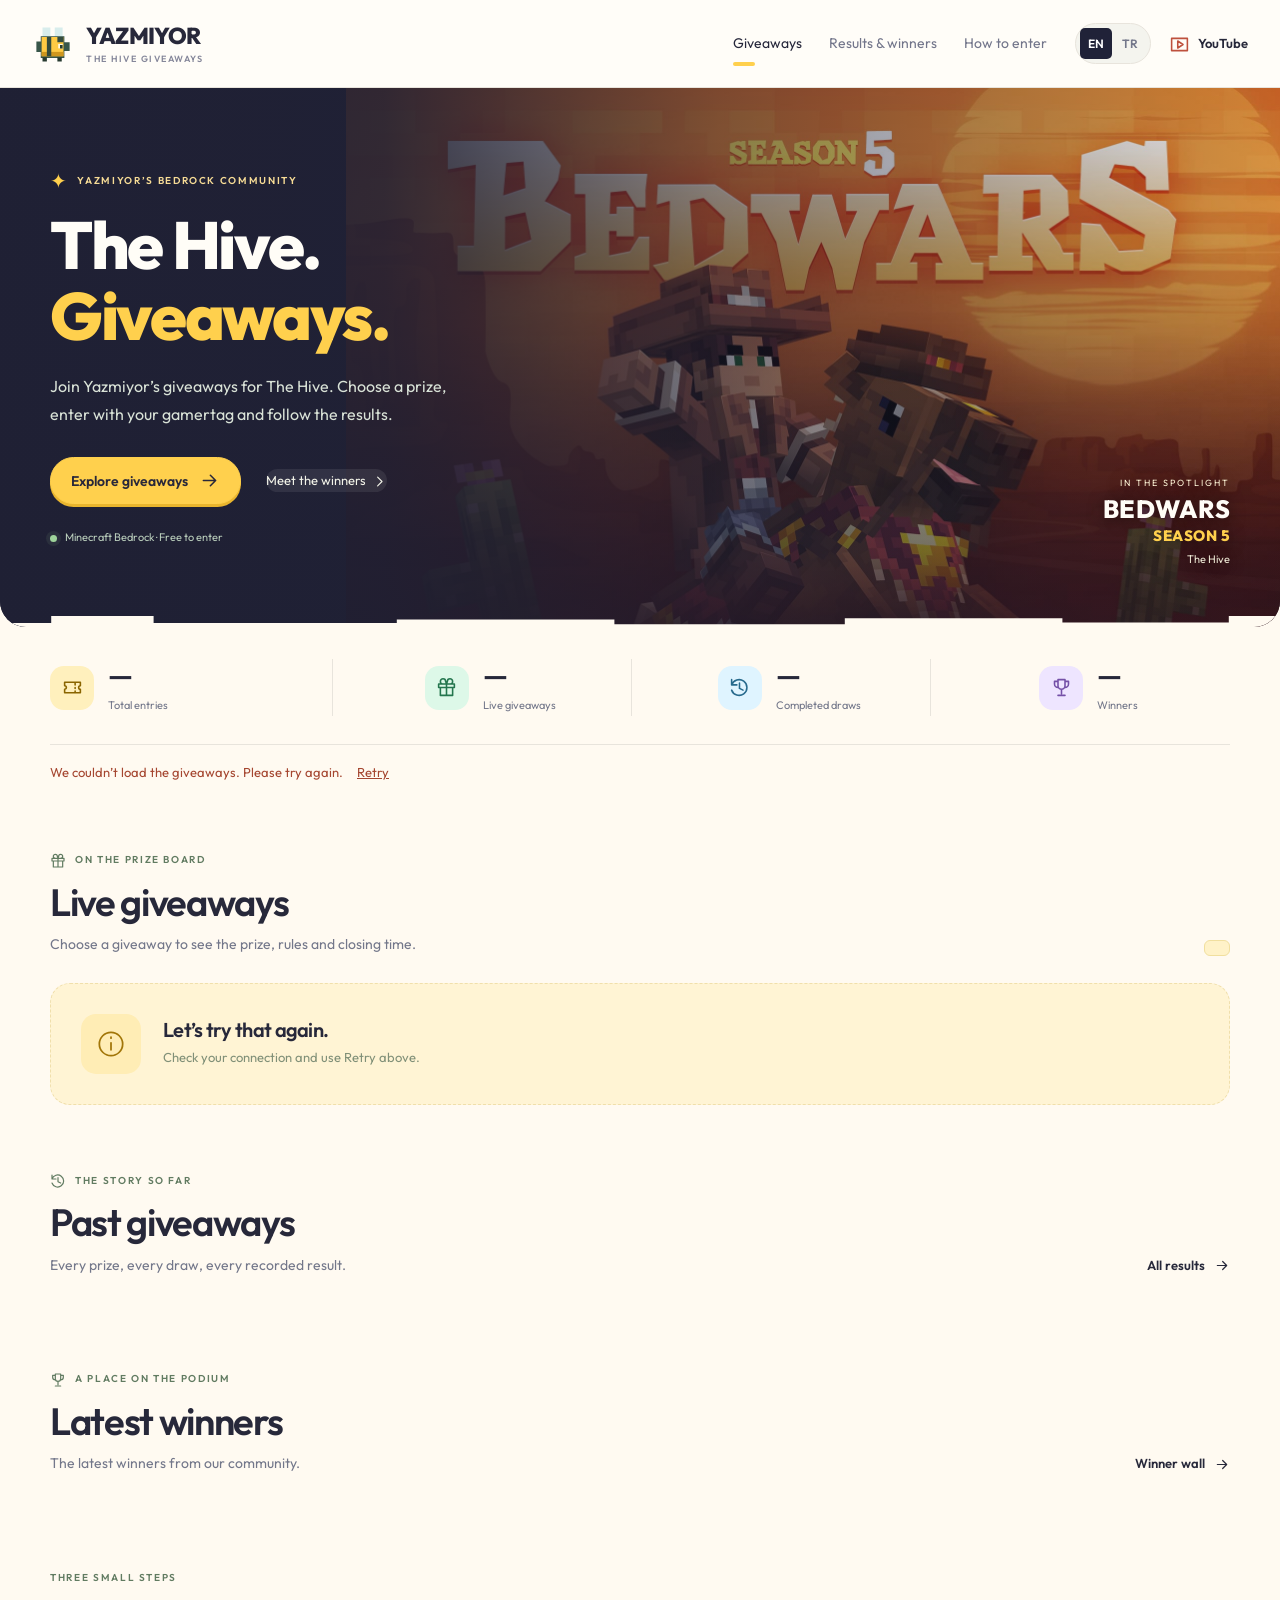
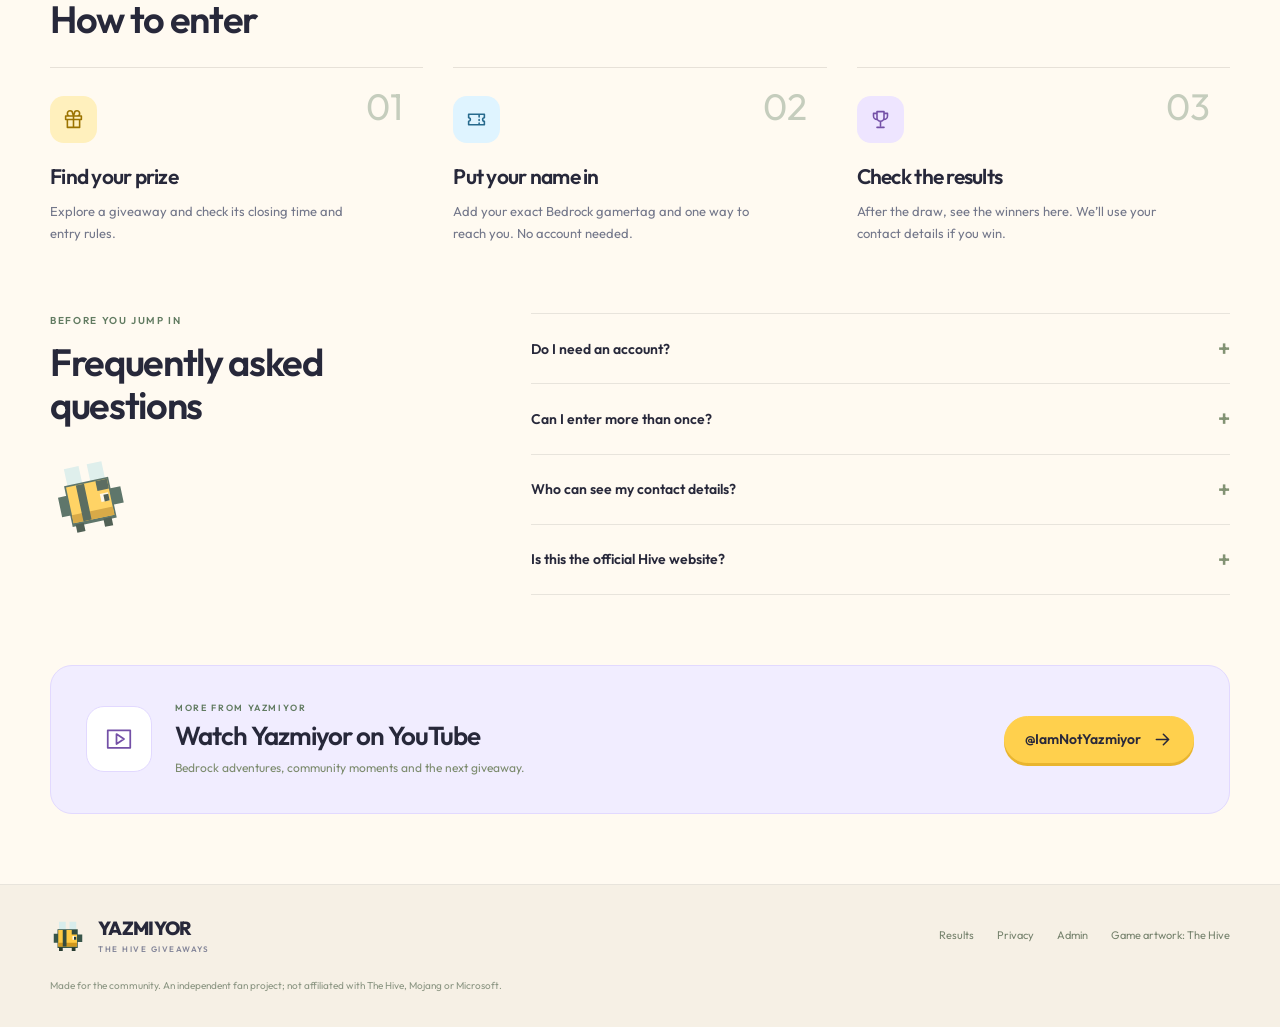
<file: index.html>
<!doctype html>
<html lang="en"><head><meta charset="utf-8"><meta name="viewport" content="width=device-width,initial-scale=1"><meta name="theme-color" content="#25253a"><meta name="description" content="Yazmiyor's community giveaways for The Hive on Minecraft Bedrock. Discover live prizes, enter once and follow the results."><title>The Hive Giveaways · Yazmiyor</title><link rel="icon" href="bee.svg" type="image/svg+xml"><link rel="stylesheet" href="style.css?v=31"><link rel="preload" as="image" href="bedwars-season5.jpg"></head>
<body data-page="home">
<a class="skip-link" href="#main" data-en="Skip to content" data-tr="İçeriğe geç">Skip to content</a>
<header class="site-header"><div class="header-inner"><a class="brand" href="./" aria-label="Yazmiyor giveaways home"><img src="bee.svg" alt="" width="42" height="42"><span>YAZMIYOR<small data-en="THE HIVE GIVEAWAYS" data-tr="THE HIVE ÇEKİLİŞLERİ">THE HIVE GIVEAWAYS</small></span></a><nav id="mainNav" aria-label="Main navigation"><a class="selected" href="#giveaways" data-en="Giveaways" data-tr="Çekilişler">Giveaways</a><a href="results.html" data-en="Results & winners" data-tr="Sonuçlar ve kazananlar">Results & winners</a><a href="#how" data-en="How to enter" data-tr="Nasıl katılırım?">How to enter</a></nav><div class="header-actions"><div class="language" aria-label="Language"><button data-language="en" aria-pressed="true">EN</button><button data-language="tr" aria-pressed="false">TR</button></div><a class="channel-button" href="https://www.youtube.com/@IamNotYazmiyor" target="_blank" rel="noopener" aria-label="IamNotYazmiyor on YouTube"><span data-icon="youtube"></span><span>YouTube</span></a><button class="menu-toggle icon-button" data-menu-toggle aria-controls="mainNav" aria-expanded="false" aria-label="Menu"><span data-icon="menu"></span></button></div></div></header>
<main id="main">
<section class="hero"><img class="hero-scene" src="bedwars-season5.jpg" alt="The Hive BedWars Season 5 Wild West game scene" width="2000" height="1125" fetchpriority="high"><div class="hero-shade"></div><div class="hero-content container"><div class="eyebrow light"><span class="tiny-bee" aria-hidden="true">✦</span><span data-en="YAZMIYOR’S BEDROCK COMMUNITY" data-tr="YAZMIYOR BEDROCK TOPLULUĞU">YAZMIYOR’S BEDROCK COMMUNITY</span></div><h1>The Hive.<br><span data-en="Giveaways." data-tr="Çekilişleri.">Giveaways.</span></h1><p data-en="Join Yazmiyor’s giveaways for The Hive. Choose a prize, enter with your gamertag and follow the results." data-tr="Yazmiyor’un The Hive çekilişlerine katıl. Ödülünü seç, oyuncu adını yaz ve sonuçları takip et.">Join Yazmiyor’s giveaways for The Hive. Choose a prize, enter with your gamertag and follow the results.</p><div class="hero-actions"><a class="button primary" href="#giveaways"><span data-en="Explore giveaways" data-tr="Çekilişleri keşfet">Explore giveaways</span><span data-icon="arrow"></span></a><a class="hero-secondary" href="results.html"><span data-en="Meet the winners" data-tr="Kazananlara göz at">Meet the winners</span><span data-icon="chevron"></span></a></div><div class="hero-note"><span class="live-dot"></span><span data-en="Minecraft Bedrock · Free to enter" data-tr="Minecraft Bedrock · Ücretsiz katılım">Minecraft Bedrock · Free to enter</span></div></div><div class="scene-caption"><span data-en="IN THE SPOTLIGHT" data-tr="SAHNEDE">IN THE SPOTLIGHT</span><b>BEDWARS <i>SEASON 5</i></b><small>The Hive</small></div><div class="hero-bottom"></div></section>
<div class="container"><section class="community-stats" aria-label="Community statistics"><div><span class="stat-symbol gold" data-icon="ticket"></span><div><strong id="statEntries">—</strong><small data-en="Total entries" data-tr="Toplam katılım">Total entries</small></div></div><div><span class="stat-symbol green" data-icon="gift"></span><div><strong id="statLive">—</strong><small data-en="Live giveaways" data-tr="Aktif çekiliş">Live giveaways</small></div></div><div><span class="stat-symbol blue" data-icon="history"></span><div><strong id="statCompleted">—</strong><small data-en="Completed draws" data-tr="Tamamlanan çekiliş">Completed draws</small></div></div><div><span class="stat-symbol purple" data-icon="trophy"></span><div><strong id="statWinners">—</strong><small data-en="Winners" data-tr="Kazanan oyuncu">Winners</small></div></div></section>
<div id="loadNotice" class="load-notice" role="status"></div>
<section id="giveaways" class="section"><div class="section-heading"><div><div class="eyebrow"><span data-icon="gift"></span><span data-en="ON THE PRIZE BOARD" data-tr="ÖDÜL PANOSUNDA">ON THE PRIZE BOARD</span></div><h2 data-en="Live giveaways" data-tr="Aktif çekilişler">Live giveaways</h2><p data-en="Choose a giveaway to see the prize, rules and closing time." data-tr="Ödülünü, şartlarını ve bitiş zamanını görmek için bir çekiliş seç.">Choose a giveaway to see the prize, rules and closing time.</p></div><span id="liveCount" class="soft-label"></span></div><div id="featuredWrap" class="skeleton large" aria-busy="true"></div><div id="cards" class="card-grid"></div></section>
<section id="past" class="section"><div class="section-heading"><div><div class="eyebrow"><span data-icon="history"></span><span data-en="THE STORY SO FAR" data-tr="BUGÜNE KADAR">THE STORY SO FAR</span></div><h2 data-en="Past giveaways" data-tr="Geçmiş çekilişler">Past giveaways</h2><p data-en="Every prize, every draw, every recorded result." data-tr="Her ödül, her çekiliş ve kayıtlı sonuçları.">Every prize, every draw, every recorded result.</p></div><a class="text-link" href="results.html"><span data-en="All results" data-tr="Tüm sonuçlar">All results</span><span data-icon="arrow"></span></a></div><div id="pastCards" class="card-grid"></div></section>
<section id="winners" class="section"><div class="section-heading"><div><div class="eyebrow"><span data-icon="trophy"></span><span data-en="A PLACE ON THE PODIUM" data-tr="PODYUMDA BİR YER">A PLACE ON THE PODIUM</span></div><h2 data-en="Latest winners" data-tr="Son kazananlar">Latest winners</h2><p data-en="The latest winners from our community." data-tr="Topluluğumuzun son kazananları.">The latest winners from our community.</p></div><a class="text-link" href="results.html#winners"><span data-en="Winner wall" data-tr="Kazananlar panosu">Winner wall</span><span data-icon="arrow"></span></a></div><div id="winnerWall" class="winner-grid"></div></section>
<section id="prizeHistory" class="section hidden"><div class="section-heading"><div><div class="eyebrow" data-en="FROM OUR PRIZE CHEST" data-tr="ÖDÜL SANDIĞIMIZDAN">FROM OUR PRIZE CHEST</div><h2 data-en="Previously won" data-tr="Önceki ödüller">Previously won</h2></div></div><div id="prizeHistoryCards" class="prize-history"></div></section>
<section id="how" class="section how-section"><div class="section-heading"><div><div class="eyebrow" data-en="THREE SMALL STEPS" data-tr="ÜÇ KÜÇÜK ADIM">THREE SMALL STEPS</div><h2 data-en="How to enter" data-tr="Nasıl katılırım?">How to enter</h2></div></div><div class="steps"><article><span class="step-number">01</span><span class="step-icon" data-icon="gift"></span><h3 data-en="Find your prize" data-tr="Ödülünü seç">Find your prize</h3><p data-en="Explore a giveaway and check its closing time and entry rules." data-tr="Çekilişe göz at; bitiş zamanını ve katılım şartlarını kontrol et.">Explore a giveaway and check its closing time and entry rules.</p></article><article><span class="step-number">02</span><span class="step-icon" data-icon="ticket"></span><h3 data-en="Put your name in" data-tr="Adını listeye yazdır">Put your name in</h3><p data-en="Add your exact Bedrock gamertag and one way to reach you. No account needed." data-tr="Bedrock oyuncu adını ve sana ulaşabileceğimiz bir iletişim bilgisi bırak. Hesap açman gerekmez.">Add your exact Bedrock gamertag and one way to reach you. No account needed.</p></article><article><span class="step-number">03</span><span class="step-icon" data-icon="trophy"></span><h3 data-en="Check the results" data-tr="Sonucu takip et">Check the results</h3><p data-en="After the draw, see the winners here. We’ll use your contact details if you win." data-tr="Çekilişten sonra kazananları burada gör. Kazanırsan bıraktığın bilgiyle sana ulaşırız.">After the draw, see the winners here. We’ll use your contact details if you win.</p></article></div></section>
<section class="faq section"><div><div class="eyebrow" data-en="BEFORE YOU JUMP IN" data-tr="KATILMADAN ÖNCE">BEFORE YOU JUMP IN</div><h2 data-en="Frequently asked questions" data-tr="Sık sorulan sorular">Frequently asked questions</h2><img src="bee.svg" alt="" width="80" height="80" loading="lazy"></div><div class="faq-list"><details><summary data-en="Do I need an account?" data-tr="Hesap açmam gerekiyor mu?">Do I need an account?</summary><p data-en="No. Enter with your Bedrock gamertag and one contact method. There is no CAPTCHA or email verification." data-tr="Hayır. Bedrock oyuncu adın ve bir iletişim bilgisi yeterli. CAPTCHA veya e-posta doğrulaması yok.">No. Enter with your Bedrock gamertag and one contact method. There is no CAPTCHA or email verification.</p></details><details><summary data-en="Can I enter more than once?" data-tr="Birden fazla katılabilir miyim?">Can I enter more than once?</summary><p data-en="One entry per gamertag and browser device ID for each giveaway. Changing browsers or clearing storage can change the device ID; it does not prove a person’s identity. Duplicate or false entries may be disqualified." data-tr="Her çekilişte oyuncu adı ve tarayıcı cihaz kimliği başına tek katılım. Tarayıcı değiştirmek veya depolamayı temizlemek cihaz kimliğini değiştirebilir; bu yöntem kişinin kimliğini doğrulamaz. Mükerrer veya sahte katılımlar elenebilir.">One entry per gamertag and browser device ID for each giveaway. Changing browsers or clearing storage can change the device ID; it does not prove a person’s identity. Duplicate or false entries may be disqualified.</p></details><details><summary data-en="Who can see my contact details?" data-tr="İletişim bilgilerimi kim görebilir?">Who can see my contact details?</summary><p data-en="Only authorized admins. Public results show winning gamertags, the prize and draw details. We don’t verify ownership of the contact account, so double-check your details." data-tr="Yalnızca yetkili yöneticiler. Herkese açık sonuçlarda kazanan oyun adları, ödül ve çekiliş bilgileri görünür. İletişim hesabının sahipliğini doğrulamadığımız için bilgilerini dikkatle kontrol et.">Only authorized admins. Public results show winning gamertags, the prize and draw details. We don’t verify ownership of the contact account, so double-check your details.</p></details><details><summary data-en="Is this the official Hive website?" data-tr="Burası The Hive’ın resmî sitesi mi?">Is this the official Hive website?</summary><p data-en="This is an independent community project by Yazmiyor. It is not affiliated with or endorsed by The Hive, Mojang or Microsoft." data-tr="Burası Yazmiyor’un bağımsız topluluk projesidir. The Hive, Mojang veya Microsoft ile bağlantılı değildir ve onlar tarafından desteklenmez.">This is an independent community project by Yazmiyor. It is not affiliated with or endorsed by The Hive, Mojang or Microsoft.</p></details></div></section>
<section class="channel-banner"><div class="channel-icon" data-icon="youtube"></div><div><div class="eyebrow" data-en="MORE FROM YAZMIYOR" data-tr="YAZMIYOR’DAN DAHA FAZLASI">MORE FROM YAZMIYOR</div><h2 data-en="Watch Yazmiyor on YouTube" data-tr="Yazmiyor’u YouTube’da izle">Watch Yazmiyor on YouTube</h2><p data-en="Bedrock adventures, community moments and the next giveaway." data-tr="Bedrock maceraları, topluluk anları ve sıradaki çekiliş.">Bedrock adventures, community moments and the next giveaway.</p></div><a class="button primary" href="https://www.youtube.com/@IamNotYazmiyor" target="_blank" rel="noopener">@IamNotYazmiyor <span data-icon="arrow"></span></a></section>
</div></main>
<footer class="site-footer"><div class="container"><a class="brand" href="./"><img src="bee.svg" alt="" width="36" height="36"><span>YAZMIYOR<small>THE HIVE GIVEAWAYS</small></span></a><div class="footer-links"><a href="results.html" data-en="Results" data-tr="Sonuçlar">Results</a><button data-privacy data-en="Privacy" data-tr="Gizlilik">Privacy</button><a href="admin.html" data-en="Admin" data-tr="Yönetim">Admin</a><a href="https://playhive.com/2026/09/04/bedwars-season-5/" target="_blank" rel="noopener" data-en="Game artwork: The Hive" data-tr="Oyun görselleri: The Hive">Game artwork: The Hive</a></div><p data-en="Made for the community. An independent fan project; not affiliated with The Hive, Mojang or Microsoft." data-tr="Topluluk için hazırlandı. The Hive, Mojang veya Microsoft ile bağlantısı olmayan bağımsız hayran projesi.">Made for the community. An independent fan project; not affiliated with The Hive, Mojang or Microsoft.</p></div></footer>
<dialog id="entryDialog" class="dialog"><button class="dialog-close icon-button" data-close aria-label="Close"><span data-icon="close"></span></button><div id="entryContent"></div></dialog><dialog id="infoDialog" class="dialog"><button class="dialog-close icon-button" data-close aria-label="Close"><span data-icon="close"></span></button><div id="infoContent"></div></dialog><div id="toast" role="status" aria-live="polite"></div><noscript><p class="container">Enable JavaScript to load giveaways and submit entries.</p></noscript><script type="module" src="app.js?v=31"></script>
</body></html>
</file>
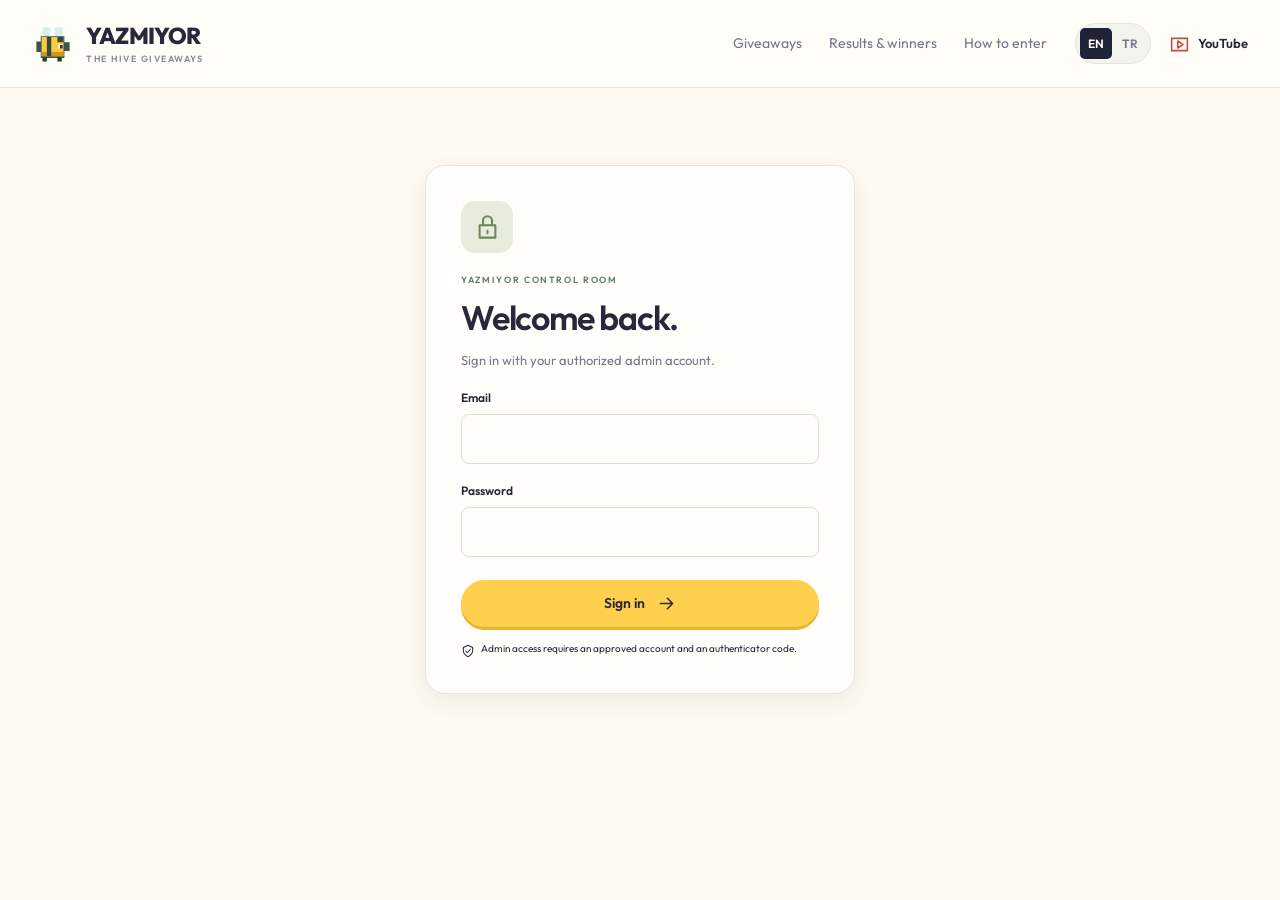
<file: admin-dashboard.html>
<!doctype html><html lang="en"><head><meta charset="utf-8"><meta name="viewport" content="width=device-width,initial-scale=1"><meta http-equiv="refresh" content="0;url=admin.html"><title>Yazmiyor Admin</title><script>location.replace("admin.html");</script></head><body>Opening admin…</body></html>
</file>
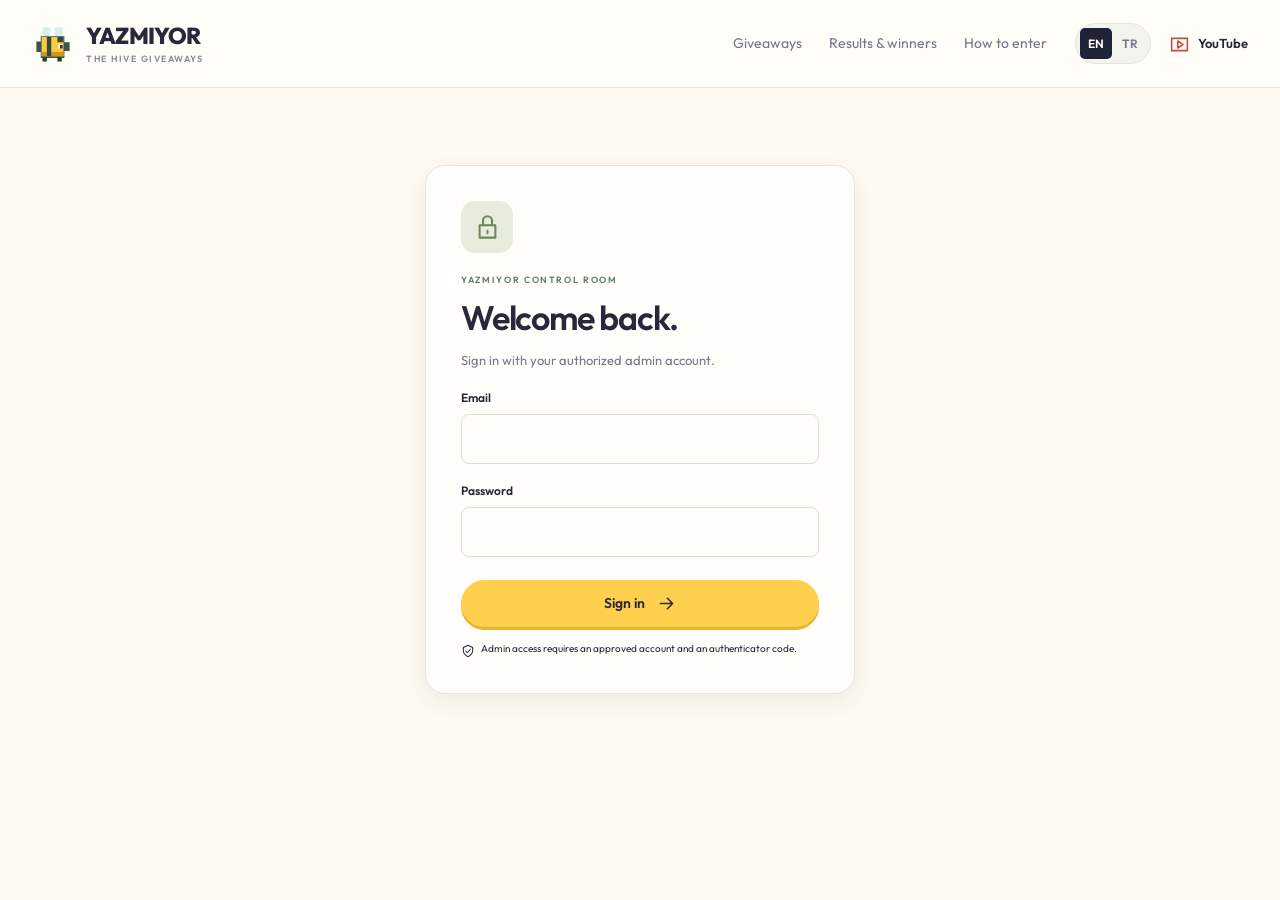
<file: admin.html>
<!doctype html>
<html lang="en"><head><meta charset="utf-8"><meta name="viewport" content="width=device-width,initial-scale=1"><meta name="theme-color" content="#25253a"><meta name="description" content="Yazmiyor's community giveaways for The Hive on Minecraft Bedrock. Discover live prizes, enter once and follow the results."><title>Admin · Yazmiyor</title><link rel="icon" href="bee.svg" type="image/svg+xml"><link rel="stylesheet" href="style.css?v=31"><link rel="stylesheet" href="admin.css?v=31"><meta name="robots" content="noindex,nofollow"></head>
<body data-page="admin"><a class="skip-link" href="#main" data-en="Skip to content" data-tr="İçeriğe geç">Skip to content</a>
<header class="site-header"><div class="header-inner"><a class="brand" href="./" aria-label="Yazmiyor giveaways home"><img src="bee.svg" alt="" width="42" height="42"><span>YAZMIYOR<small data-en="THE HIVE GIVEAWAYS" data-tr="THE HIVE ÇEKİLİŞLERİ">THE HIVE GIVEAWAYS</small></span></a><nav id="mainNav" aria-label="Main navigation"><a href="./#giveaways" data-en="Giveaways" data-tr="Çekilişler">Giveaways</a><a href="results.html" data-en="Results & winners" data-tr="Sonuçlar ve kazananlar">Results & winners</a><a href="./#how" data-en="How to enter" data-tr="Nasıl katılırım?">How to enter</a></nav><div class="header-actions"><div class="language" aria-label="Language"><button data-language="en" aria-pressed="true">EN</button><button data-language="tr" aria-pressed="false">TR</button></div><a class="channel-button" href="https://www.youtube.com/@IamNotYazmiyor" target="_blank" rel="noopener" aria-label="IamNotYazmiyor on YouTube"><span data-icon="youtube"></span><span>YouTube</span></a><button class="menu-toggle icon-button" data-menu-toggle aria-controls="mainNav" aria-expanded="false" aria-label="Menu"><span data-icon="menu"></span></button></div></div></header>
<main id="main" class="container admin-container"><section id="loginSection" class="auth-card"><div class="auth-symbol" data-icon="lock"></div><div class="eyebrow" data-en="YAZMIYOR CONTROL ROOM" data-tr="YAZMIYOR KONTROL ODASI">YAZMIYOR CONTROL ROOM</div><h1 data-en="Welcome back." data-tr="Tekrar hoş geldin.">Welcome back.</h1><p class="muted" data-en="Sign in with your authorized admin account." data-tr="Yetkili yönetici hesabınla giriş yap.">Sign in with your authorized admin account.</p><form id="loginForm"><div class="field"><label for="email" data-en="Email" data-tr="E-posta">Email</label><input id="email" type="email" required autocomplete="username"></div><div class="field"><label for="password" data-en="Password" data-tr="Şifre">Password</label><input id="password" type="password" required autocomplete="current-password"></div><button class="button primary full" type="submit"><span data-en="Sign in" data-tr="Giriş yap">Sign in</span><span data-icon="arrow"></span></button></form><p id="authMessage" class="form-message" role="alert"></p><p class="form-note"><span data-icon="shield"></span><span data-en="Admin access requires an approved account and an authenticator code." data-tr="Yönetim erişimi için yetkili hesap ve doğrulayıcı uygulama kodu gerekir.">Admin access requires an approved account and an authenticator code.</span></p></section>
<section id="mfaSection" class="auth-card hidden"><div class="auth-symbol" data-icon="shield"></div><div class="eyebrow" data-en="ONE MORE CHECK" data-tr="SON BİR KONTROL">ONE MORE CHECK</div><h1 data-en="Secure your session." data-tr="Oturumunu doğrula.">Secure your session.</h1><p id="mfaHint" class="muted"></p><div id="mfaSetup" class="hidden"><button id="enrollBtn" class="button primary full" data-en="Set up authenticator" data-tr="Doğrulayıcı uygulamayı kur">Set up authenticator</button><div id="mfaQR" class="mfa-qr hidden"></div></div><form id="mfaForm"><div class="field"><label for="mfaCode" data-en="6-digit code" data-tr="6 haneli kod">6-digit code</label><input id="mfaCode" inputmode="numeric" autocomplete="one-time-code" pattern="[0-9]{6}" minlength="6" maxlength="6" required></div><button class="button primary full" type="submit" data-en="Verify & continue" data-tr="Doğrula ve devam et">Verify & continue</button></form><p id="mfaMessage" class="form-message" role="alert"></p><button class="text-link" data-signout data-en="Sign out" data-tr="Çıkış yap">Sign out</button></section>
<section id="dashboard" class="hidden"><div class="admin-heading"><div><div class="eyebrow" data-en="BEHIND THE GIVEAWAYS" data-tr="ÇEKİLİŞLERİN PERDE ARKASI">BEHIND THE GIVEAWAYS</div><h1 data-en="Your community, your giveaways." data-tr="Senin topluluğun, senin çekilişlerin.">Your community, your giveaways.</h1><p class="muted" data-en="Create a prize, follow the entries and publish the lucky names." data-tr="Ödülünü oluştur, katılımları takip et ve şanslı isimleri yayınla.">Create a prize, follow the entries and publish the lucky names.</p></div><div class="admin-toolbar"><button id="newGiveaway" class="button primary"><span data-icon="plus"></span><span data-en="New giveaway" data-tr="Yeni çekiliş">New giveaway</span></button><button id="refreshAdmin" class="icon-button" aria-label="Refresh"><span data-icon="refresh"></span></button><button class="icon-button" data-signout aria-label="Sign out"><span data-icon="logout"></span></button></div></div><div id="adminNotice" class="form-message" role="status"></div><section id="adminStats" class="admin-stats"></section><section class="admin-panel"><div class="panel-heading"><h2 data-en="Giveaways" data-tr="Çekilişler">Giveaways</h2><span class="muted" data-en="Dates use your device’s timezone" data-tr="Tarihler cihazının saat diliminde">Dates use your device’s timezone</span></div><div id="giveawayList" class="admin-giveaways"></div></section><section class="admin-panel"><div class="panel-heading"><h2 data-en="Entries" data-tr="Katılımlar">Entries</h2><button id="exportEntries" class="button outline small"><span data-icon="download"></span><span data-en="Export CSV" data-tr="CSV indir">Export CSV</span></button></div><div class="entries-controls"><label class="field"><span data-en="Giveaway" data-tr="Çekiliş">Giveaway</span><select id="entriesGiveaway"></select></label><label class="field"><span data-en="Search gamertags" data-tr="Oyuncu adı ara">Search gamertags</span><input id="entrySearch" type="search"></label></div><div class="table-scroll"><table class="entries-table"><thead><tr><th data-en="Gamertag" data-tr="Oyuncu adı">Gamertag</th><th data-en="Contact (private)" data-tr="İletişim (gizli)">Contact (private)</th><th data-en="Status" data-tr="Durum">Status</th><th data-en="Entered" data-tr="Katılım zamanı">Entered</th><th data-en="Action" data-tr="İşlem">Action</th></tr></thead><tbody id="entriesRows"></tbody></table></div><div class="pager"><button id="entriesPrev" class="button outline small" data-en="Previous" data-tr="Önceki">Previous</button><span id="entriesPage"></span><button id="entriesNext" class="button outline small" data-en="Next" data-tr="Sonraki">Next</button></div><p class="form-note" data-en="Contact details are self-reported. They are never included in the public feed." data-tr="İletişim bilgileri katılımcı beyanıdır. Herkese açık veri akışına asla eklenmez.">Contact details are self-reported. They are never included in the public feed.</p></section><section class="admin-panel"><div class="panel-heading"><h2 data-en="Activity log" data-tr="İşlem geçmişi">Activity log</h2><span class="muted" data-en="Latest 50 changes" data-tr="Son 50 değişiklik">Latest 50 changes</span></div><div id="auditList"></div></section></section></main>
<dialog id="editorDialog" class="dialog editor-dialog"><button class="dialog-close icon-button" data-close aria-label="Close"><span data-icon="close"></span></button><div class="eyebrow" data-en="GIVEAWAY EDITOR" data-tr="ÇEKİLİŞ DÜZENLEYİCİ">GIVEAWAY EDITOR</div><h2 id="editorTitle"></h2><form id="editorForm"><input id="editId" type="hidden"><div id="editLockNotice" class="lock-notice hidden"></div><div class="form-grid"><div class="field"><label for="editTitle" data-en="Giveaway title" data-tr="Çekiliş başlığı">Giveaway title</label><input id="editTitle" required minlength="2" maxlength="120"></div><div class="field"><label for="editPrize" data-en="Prize name" data-tr="Ödül adı">Prize name</label><input id="editPrize" required maxlength="120"></div><div class="field"><label for="editSlug" data-en="Share-link name" data-tr="Paylaşım bağlantısı adı">Share-link name</label><input id="editSlug" required pattern="[a-z0-9]+(-[a-z0-9]+)*" maxlength="100"></div><div class="field"><label for="editWinnerCount" data-en="Number of winners" data-tr="Kazanan sayısı">Number of winners</label><input id="editWinnerCount" type="number" min="1" max="100" required></div><div class="field"><label for="editMaxEntries" data-en="Total entry limit" data-tr="Toplam katılım sınırı">Total entry limit</label><input id="editMaxEntries" type="number" min="0" max="1000000" value="0" required><small data-en="0 = unlimited. Each gamertag and browser may enter once." data-tr="0 = sınırsız. Her oyuncu adı ve tarayıcı bir kez katılabilir.">0 = unlimited. Each gamertag and browser may enter once.</small></div><div class="field full"><label for="editDescription" data-en="Description" data-tr="Açıklama">Description</label><textarea id="editDescription" maxlength="4000"></textarea></div><div class="field"><label for="editCategory" data-en="Category" data-tr="Kategori">Category</label><select id="editCategory"><option value="other" data-en="Tickets & more" data-tr="Biletler ve diğerleri">Tickets & more</option><option value="minecoins">Minecoins</option><option value="ranks" data-en="Ranks" data-tr="Rütbeler">Ranks</option><option value="cosmetics" data-en="Cosmetics" data-tr="Kozmetikler">Cosmetics</option></select></div><div class="field"><label for="editStatus" data-en="Status" data-tr="Durum">Status</label><select id="editStatus"><option value="draft" data-en="Draft" data-tr="Taslak">Draft</option><option value="live" data-en="Live / scheduled" data-tr="Aktif / planlandı">Live / scheduled</option><option value="ended" data-en="Entries closed" data-tr="Katılım kapalı">Entries closed</option><option value="cancelled" data-en="Cancelled" data-tr="İptal">Cancelled</option></select></div><div class="field"><label for="editStarts" data-en="Starts (local time)" data-tr="Başlangıç (yerel saat)">Starts (local time)</label><input id="editStarts" type="datetime-local" required></div><div class="field"><label for="editEnds" data-en="Closes (local time)" data-tr="Bitiş (yerel saat)">Closes (local time)</label><input id="editEnds" type="datetime-local" required></div><div class="field full"><label for="editImage" data-en="Prize image URL (optional)" data-tr="Ödül görseli bağlantısı (isteğe bağlı)">Prize image URL (optional)</label><input id="editImage" type="url" placeholder="https://…"><small data-en="HTTPS images only. Season 5 tickets use the built-in game artwork when blank." data-tr="Yalnızca HTTPS görselleri. Season 5 biletinde boş bırakırsan hazır oyun görseli kullanılır.">HTTPS images only. Season 5 tickets use the built-in game artwork when blank.</small><img id="imagePreview" class="image-preview hidden" alt="Prize image preview"><small id="imageMessage"></small></div><div class="field full"><label for="editRules" data-en="Requirements (one per line)" data-tr="Şartlar (her satıra bir tane)">Requirements (one per line)</label><textarea id="editRules" maxlength="5000"></textarea><small data-en="Social follows are declared by entrants; the site does not verify external accounts." data-tr="Sosyal hesap takibi katılımcı beyanıdır; site dış hesapları doğrulamaz.">Social follows are declared by entrants; the site does not verify external accounts.</small></div><label class="checkline"><input id="editPublished" type="checkbox"><span data-en="Show on the public website" data-tr="Herkese açık sitede göster">Show on the public website</span></label><label class="checkline"><input id="editFeatured" type="checkbox"><span data-en="Feature on the homepage" data-tr="Ana sayfada öne çıkar">Feature on the homepage</span></label></div><p id="editorMessage" class="form-message" role="alert"></p><div class="editor-actions"><button class="button outline" type="button" data-close data-en="Cancel" data-tr="Vazgeç">Cancel</button><button class="button primary" type="submit"><span data-icon="check"></span><span data-en="Save giveaway" data-tr="Çekilişi kaydet">Save giveaway</span></button></div></form></dialog>
<dialog id="actionDialog" class="dialog"><button class="dialog-close icon-button" data-close aria-label="Close"><span data-icon="close"></span></button><div id="actionContent"></div></dialog><div id="toast" role="status" aria-live="polite"></div><script src="supabase-2.118.0.js" defer></script><script type="module" src="admin.js?v=31"></script></body></html>
</file>
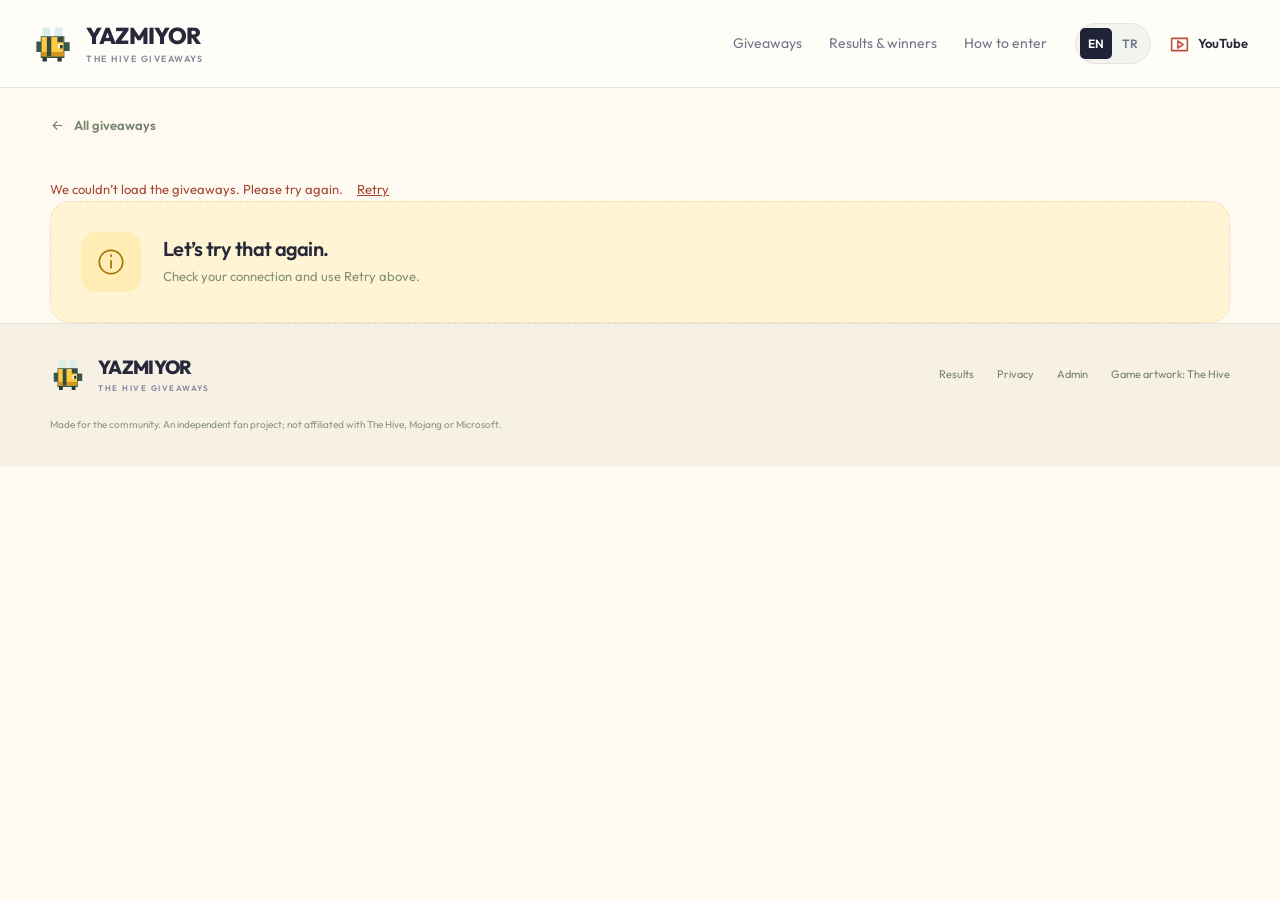
<file: giveaway.html>
<!doctype html>
<html lang="en"><head><meta charset="utf-8"><meta name="viewport" content="width=device-width,initial-scale=1"><meta name="theme-color" content="#25253a"><meta name="description" content="Yazmiyor's community giveaways for The Hive on Minecraft Bedrock. Discover live prizes, enter once and follow the results."><title>Giveaway · Yazmiyor</title><link rel="icon" href="bee.svg" type="image/svg+xml"><link rel="stylesheet" href="style.css?v=31"></head>
<body data-page="giveaway"><a class="skip-link" href="#main" data-en="Skip to content" data-tr="İçeriğe geç">Skip to content</a>
<header class="site-header"><div class="header-inner"><a class="brand" href="./" aria-label="Yazmiyor giveaways home"><img src="bee.svg" alt="" width="42" height="42"><span>YAZMIYOR<small data-en="THE HIVE GIVEAWAYS" data-tr="THE HIVE ÇEKİLİŞLERİ">THE HIVE GIVEAWAYS</small></span></a><nav id="mainNav" aria-label="Main navigation"><a href="./#giveaways" data-en="Giveaways" data-tr="Çekilişler">Giveaways</a><a href="results.html" data-en="Results & winners" data-tr="Sonuçlar ve kazananlar">Results & winners</a><a href="./#how" data-en="How to enter" data-tr="Nasıl katılırım?">How to enter</a></nav><div class="header-actions"><div class="language" aria-label="Language"><button data-language="en" aria-pressed="true">EN</button><button data-language="tr" aria-pressed="false">TR</button></div><a class="channel-button" href="https://www.youtube.com/@IamNotYazmiyor" target="_blank" rel="noopener" aria-label="IamNotYazmiyor on YouTube"><span data-icon="youtube"></span><span>YouTube</span></a><button class="menu-toggle icon-button" data-menu-toggle aria-controls="mainNav" aria-expanded="false" aria-label="Menu"><span data-icon="menu"></span></button></div></div></header>
<main id="main" class="container"><div class="breadcrumb"><a class="text-link" href="./#giveaways"><span data-icon="back"></span><span data-en="All giveaways" data-tr="Tüm çekilişler">All giveaways</span></a></div><div id="loadNotice" class="load-notice" role="status"></div><div id="detailContent" class="skeleton large bottom-space" aria-busy="true"></div></main><footer class="site-footer"><div class="container"><a class="brand" href="./"><img src="bee.svg" alt="" width="36" height="36"><span>YAZMIYOR<small>THE HIVE GIVEAWAYS</small></span></a><div class="footer-links"><a href="results.html" data-en="Results" data-tr="Sonuçlar">Results</a><button data-privacy data-en="Privacy" data-tr="Gizlilik">Privacy</button><a href="admin.html" data-en="Admin" data-tr="Yönetim">Admin</a><a href="https://playhive.com/2026/09/04/bedwars-season-5/" target="_blank" rel="noopener" data-en="Game artwork: The Hive" data-tr="Oyun görselleri: The Hive">Game artwork: The Hive</a></div><p data-en="Made for the community. An independent fan project; not affiliated with The Hive, Mojang or Microsoft." data-tr="Topluluk için hazırlandı. The Hive, Mojang veya Microsoft ile bağlantısı olmayan bağımsız hayran projesi.">Made for the community. An independent fan project; not affiliated with The Hive, Mojang or Microsoft.</p></div></footer>
<dialog id="entryDialog" class="dialog"><button class="dialog-close icon-button" data-close aria-label="Close"><span data-icon="close"></span></button><div id="entryContent"></div></dialog><dialog id="infoDialog" class="dialog"><button class="dialog-close icon-button" data-close aria-label="Close"><span data-icon="close"></span></button><div id="infoContent"></div></dialog><div id="toast" role="status" aria-live="polite"></div><script type="module" src="app.js?v=31"></script></body></html>
</file>
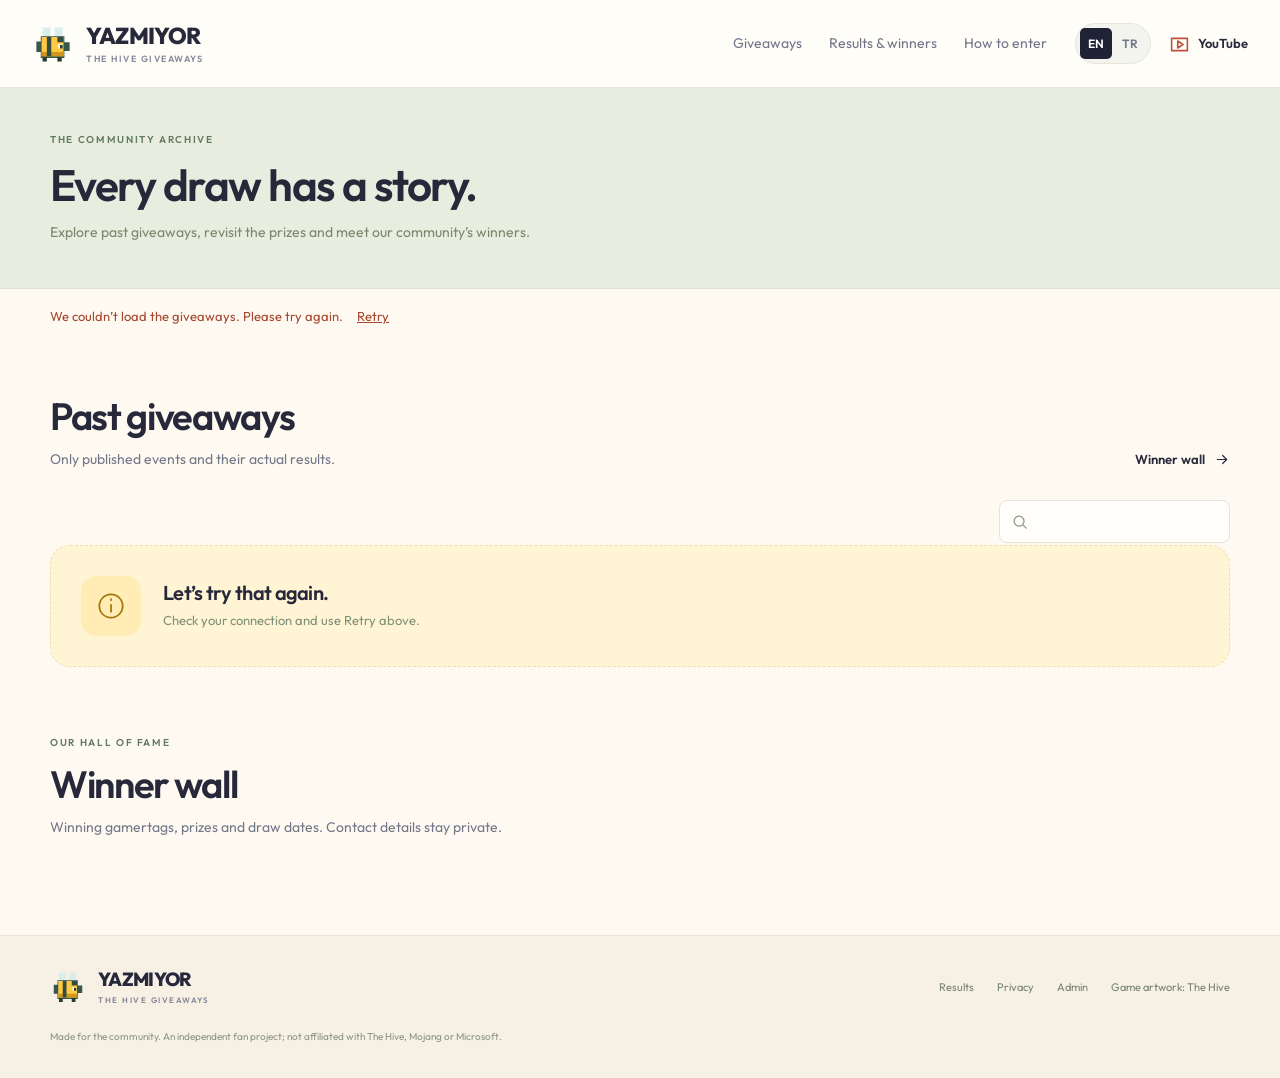
<file: results.html>
<!doctype html>
<html lang="en"><head><meta charset="utf-8"><meta name="viewport" content="width=device-width,initial-scale=1"><meta name="theme-color" content="#25253a"><meta name="description" content="Yazmiyor's community giveaways for The Hive on Minecraft Bedrock. Discover live prizes, enter once and follow the results."><title>Results & winners · Yazmiyor</title><link rel="icon" href="bee.svg" type="image/svg+xml"><link rel="stylesheet" href="style.css?v=31"></head>
<body data-page="results"><a class="skip-link" href="#main" data-en="Skip to content" data-tr="İçeriğe geç">Skip to content</a>
<header class="site-header"><div class="header-inner"><a class="brand" href="./" aria-label="Yazmiyor giveaways home"><img src="bee.svg" alt="" width="42" height="42"><span>YAZMIYOR<small data-en="THE HIVE GIVEAWAYS" data-tr="THE HIVE ÇEKİLİŞLERİ">THE HIVE GIVEAWAYS</small></span></a><nav id="mainNav" aria-label="Main navigation"><a href="./#giveaways" data-en="Giveaways" data-tr="Çekilişler">Giveaways</a><a href="results.html" data-en="Results & winners" data-tr="Sonuçlar ve kazananlar">Results & winners</a><a href="./#how" data-en="How to enter" data-tr="Nasıl katılırım?">How to enter</a></nav><div class="header-actions"><div class="language" aria-label="Language"><button data-language="en" aria-pressed="true">EN</button><button data-language="tr" aria-pressed="false">TR</button></div><a class="channel-button" href="https://www.youtube.com/@IamNotYazmiyor" target="_blank" rel="noopener" aria-label="IamNotYazmiyor on YouTube"><span data-icon="youtube"></span><span>YouTube</span></a><button class="menu-toggle icon-button" data-menu-toggle aria-controls="mainNav" aria-expanded="false" aria-label="Menu"><span data-icon="menu"></span></button></div></div></header>
<main id="main"><div class="page-intro"><div class="container"><div class="eyebrow" data-en="THE COMMUNITY ARCHIVE" data-tr="TOPLULUK ARŞİVİ">THE COMMUNITY ARCHIVE</div><h1 data-en="Every draw has a story." data-tr="Her çekilişin bir hikâyesi var.">Every draw has a story.</h1><p data-en="Explore past giveaways, revisit the prizes and meet our community’s winners." data-tr="Geçmiş çekilişleri keşfet, ödüllere yeniden bak ve topluluğumuzun kazananlarıyla tanış.">Explore past giveaways, revisit the prizes and meet our community’s winners.</p></div></div><div class="container bottom-space"><div id="loadNotice" class="load-notice" role="status"></div><section id="past" class="section"><div class="section-heading"><div><h2 data-en="Past giveaways" data-tr="Geçmiş çekilişler">Past giveaways</h2><p data-en="Only published events and their actual results." data-tr="Yalnızca yayınlanan etkinlikler ve gerçek sonuçları.">Only published events and their actual results.</p></div><a class="text-link" href="#winners"><span data-en="Winner wall" data-tr="Kazananlar panosu">Winner wall</span><span data-icon="arrow"></span></a></div><div class="results-toolbar"><div id="filters" class="filters" role="group" aria-label="Prize categories"></div><label class="search-field"><span data-icon="search"></span><input id="archiveSearch" type="search" aria-label="Search giveaways"></label></div><div id="pastCards" class="card-grid"></div><button id="morePast" class="button outline load-more hidden" data-en="More results" data-tr="Daha fazla sonuç">More results</button></section><section id="winners" class="section"><div class="section-heading"><div><div class="eyebrow" data-en="OUR HALL OF FAME" data-tr="ŞANSLILAR LİSTESİ">OUR HALL OF FAME</div><h2 data-en="Winner wall" data-tr="Kazananlar panosu">Winner wall</h2><p data-en="Winning gamertags, prizes and draw dates. Contact details stay private." data-tr="Kazanan oyuncu adları, ödüller ve tarihler. İletişim bilgileri gizli kalır.">Winning gamertags, prizes and draw dates. Contact details stay private.</p></div></div><div id="winnerWall" class="winner-grid"></div><button id="moreWinners" class="button outline load-more hidden" data-en="More winners" data-tr="Daha fazla kazanan">More winners</button></section></div></main><footer class="site-footer"><div class="container"><a class="brand" href="./"><img src="bee.svg" alt="" width="36" height="36"><span>YAZMIYOR<small>THE HIVE GIVEAWAYS</small></span></a><div class="footer-links"><a href="results.html" data-en="Results" data-tr="Sonuçlar">Results</a><button data-privacy data-en="Privacy" data-tr="Gizlilik">Privacy</button><a href="admin.html" data-en="Admin" data-tr="Yönetim">Admin</a><a href="https://playhive.com/2026/09/04/bedwars-season-5/" target="_blank" rel="noopener" data-en="Game artwork: The Hive" data-tr="Oyun görselleri: The Hive">Game artwork: The Hive</a></div><p data-en="Made for the community. An independent fan project; not affiliated with The Hive, Mojang or Microsoft." data-tr="Topluluk için hazırlandı. The Hive, Mojang veya Microsoft ile bağlantısı olmayan bağımsız hayran projesi.">Made for the community. An independent fan project; not affiliated with The Hive, Mojang or Microsoft.</p></div></footer>
<dialog id="entryDialog" class="dialog"><button class="dialog-close icon-button" data-close aria-label="Close"><span data-icon="close"></span></button><div id="entryContent"></div></dialog><dialog id="infoDialog" class="dialog"><button class="dialog-close icon-button" data-close aria-label="Close"><span data-icon="close"></span></button><div id="infoContent"></div></dialog><div id="toast" role="status" aria-live="polite"></div><script type="module" src="app.js?v=31"></script></body></html>
</file>
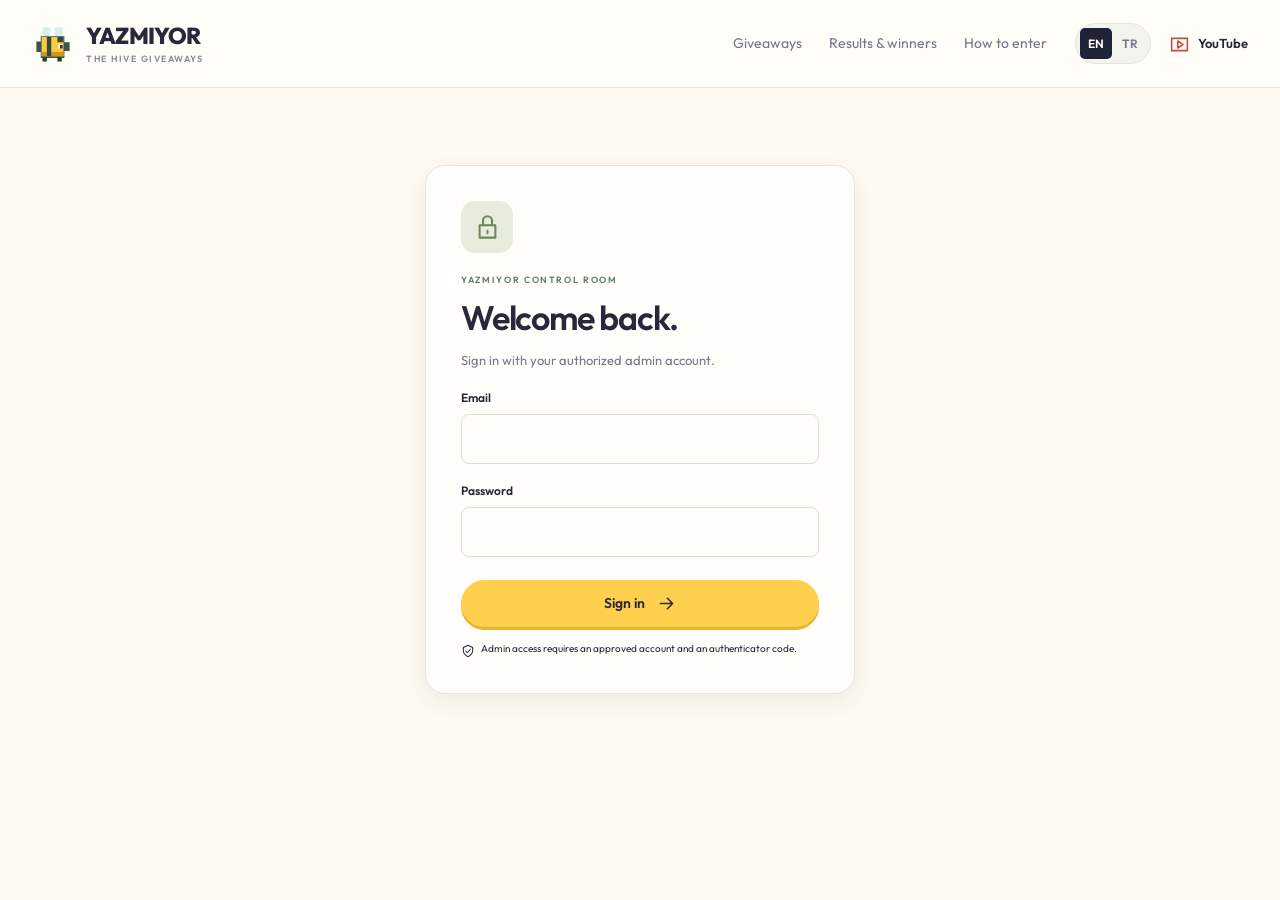
<file: secure-admin.html>
<!doctype html><html lang="en"><head><meta charset="utf-8"><meta name="viewport" content="width=device-width,initial-scale=1"><meta http-equiv="refresh" content="0;url=admin.html"><title>Admin</title><script>location.replace("admin.html");</script></head><body>Opening admin…</body></html>
</file>
<file: style.css>
@font-face{font-family:Outfit;src:url('outfit-400.ttf') format('truetype');font-style:normal;font-weight:100 500;font-display:swap}
@font-face{font-family:Outfit;src:url('outfit-600.ttf') format('truetype');font-style:normal;font-weight:501 700;font-display:swap}
@font-face{font-family:Outfit;src:url('outfit-800.ttf') format('truetype');font-style:normal;font-weight:701 900;font-display:swap}
:root{--paper:#f7f6ef;--surface:#fffef9;--ink:#253b32;--muted:#728078;--line:#e1e6dc;--green:#2d5a45;--deep:#1e382e;--yellow:#ffca46;--yellow-dark:#d7a32c;--mint:#d9e9db;--radius:18px;--shadow:0 8px 25px #253b3208;color-scheme:light}
*{box-sizing:border-box}html{scroll-behavior:smooth;scroll-padding-top:100px}body{margin:0;background:var(--paper);color:var(--ink);font:400 16px/1.6 Outfit,system-ui,-apple-system,'Segoe UI',sans-serif}h1,h2,h3,h4,p{margin:0}h1,h2,h3{line-height:1.12;letter-spacing:-.035em}h2{font-size:clamp(27px,3vw,38px);font-weight:700}h3{font-size:24px;font-weight:650}a{color:inherit;text-decoration:none}button,input,select,textarea{font:inherit}button,a{touch-action:manipulation}button{cursor:pointer}button:disabled{cursor:not-allowed;opacity:.6}a,button,input,textarea,select,summary{outline-offset:4px}a:focus-visible,button:focus-visible,input:focus-visible,textarea:focus-visible,select:focus-visible,summary:focus-visible{outline:3px solid #b97800}img{display:block;max-width:100%}button{color:inherit}svg{display:block}.icon{width:21px;height:21px;flex-shrink:0;display:inline-block;vertical-align:middle}button .icon,a .icon{pointer-events:none}.container{width:min(1180px,calc(100% - 64px));margin-inline:auto}.hidden,[hidden]{display:none!important}.muted{color:var(--muted)}.skip-link{position:fixed;top:8px;left:16px;z-index:1000;padding:12px 20px;background:var(--yellow);transform:translateY(-200%)}.skip-link:focus{transform:none}.site-header{height:88px;position:relative;z-index:25;background:var(--surface);border-bottom:1px solid var(--line)}.header-inner{height:100%;width:min(1320px,calc(100% - 64px));margin:auto;display:flex;align-items:center;justify-content:space-between;gap:28px}.brand{display:inline-flex;align-items:center;gap:12px;flex-shrink:0;line-height:1.1}.brand>span{font-weight:800;font-size:23px;letter-spacing:-.035em}.brand small{display:block;letter-spacing:1.5px;font-size:9px;font-weight:600;margin-top:6px;color:var(--muted)}.brand img{image-rendering:pixelated}.site-header nav{display:flex;align-items:center;gap:27px;margin-left:auto;font-size:14px;font-weight:500}.site-header nav a{position:relative;white-space:nowrap;color:#68776b;padding:32px 0}.site-header nav a:hover,.site-header nav a.selected{color:var(--ink)}.site-header nav a.selected:after{content:'';height:4px;width:22px;border-radius:4px;background:var(--yellow);position:absolute;bottom:21px;left:0}.header-actions{display:flex;align-items:center;gap:18px}.language{display:flex;gap:2px;padding:4px;border:1px solid var(--line);border-radius:8px;background:#f4f4ee}.language button{background:none;border:0;padding:6px 8px;font-size:12px;font-weight:700;border-radius:5px;color:var(--muted)}.language button.active{background:var(--deep);color:white}.channel-button{display:flex;align-items:center;gap:8px;font-size:13px;font-weight:600}.channel-button .icon{color:#be513d}.menu-toggle{display:none!important}.icon-button{border:1px solid var(--line);border-radius:10px;background:var(--surface);width:40px;height:40px;display:grid;place-items:center;flex-shrink:0}.icon-button:hover{background:#ecefe5}.hero{position:relative;isolation:isolate;overflow:hidden;min-height:530px;background:#233a30;color:#fffef4}.hero-scene{position:absolute;z-index:-3;inset:0 0 0 auto;width:73%;height:100%;object-fit:cover;object-position:55% center}.hero-shade{position:absolute;z-index:-2;inset:0;background:linear-gradient(90deg,#1e352c 0%,#1e352cf5 25%,#20372bb8 43%,#20372b18 70%),linear-gradient(0deg,#19302278,transparent 50%)}.hero-content{padding-top:77px;padding-bottom:80px}.eyebrow{display:flex;align-items:center;gap:9px;letter-spacing:1.65px;font-size:10px;font-weight:700;color:#617b61;text-transform:uppercase;margin-bottom:12px}.eyebrow .icon{width:16px;height:16px}.eyebrow.light{color:#f7dc96}.tiny-bee{font-size:20px;color:var(--yellow)}.hero h1{font-size:clamp(46px,5.2vw,70px);font-weight:750;line-height:1.06;max-width:630px;margin-top:12px}.hero h1>span{color:var(--yellow)}.hero p{max-width:415px;line-height:1.75;font-size:16px;color:#d9e2d7;margin-top:22px}.hero-actions{display:flex;align-items:center;gap:25px;margin-top:29px}.button{display:inline-flex;align-items:center;justify-content:center;gap:11px;min-height:47px;padding:12px 20px;border:1px solid var(--line);border-radius:9px;background:var(--surface);color:var(--ink);font-size:14px;font-weight:650;transition:transform .16s,background .16s,box-shadow .16s;line-height:1.3}.button.primary{background:var(--yellow);border-color:var(--yellow);box-shadow:0 3px 0 var(--yellow-dark);color:#3b351c}.button.primary:hover{background:#ffda72;transform:translateY(-2px);box-shadow:0 5px 0 var(--yellow-dark)}.button.primary:active{transform:translateY(2px);box-shadow:0 1px 0 var(--yellow-dark)}.button.secondary{background:var(--deep);color:white;border-color:var(--deep);box-shadow:0 3px 0 #102519}.button.secondary:hover{background:#365d47;transform:translateY(-1px)}.button.outline{background:transparent;border-color:#c9d5c5}.button:hover{background:#edf0e5}.button.small{min-height:36px;padding:8px 12px;font-size:12px}.button.danger{color:#a8362d;background:#fff2eb;border-color:#efcec4}.button.full{width:100%}.hero-secondary{font-size:13px;font-weight:500;display:flex;align-items:center;gap:6px;color:#f3f4e9}.hero-secondary .icon{width:15px}.hero-secondary:hover{color:var(--yellow)}.hero-note{display:flex;align-items:center;gap:8px;font-size:11px;color:#b9cdbb;margin-top:25px}.live-dot{height:7px;width:7px;background:#9ed39b;border-radius:50%;display:inline-block;box-shadow:0 0 0 4px #9ed39b16;flex-shrink:0}.scene-caption{position:absolute;right:max(40px,calc((100vw - 1180px)/2));bottom:62px;text-shadow:0 2px 15px #0008;display:flex;flex-direction:column;align-items:flex-end;line-height:1.1;gap:8px}.scene-caption>span{font-size:9px;letter-spacing:2px;color:#fff6d8}.scene-caption b{font-size:25px;font-weight:800;letter-spacing:.02em}.scene-caption i{display:block;font-size:15px;text-align:right;color:var(--yellow);font-style:normal;margin-top:5px}.scene-caption small{font-size:11px;color:#eee9d5}.hero-bottom{position:absolute;bottom:-1px;left:0;right:0;height:12px;background:var(--paper);clip-path:polygon(0 60%,4% 60%,4% 0,12% 0,12% 60%,31% 60%,31% 30%,48% 30%,48% 70%,66% 70%,66% 20%,83% 20%,83% 55%,96% 55%,96% 0,100% 0,100% 100%,0 100%)}
.community-stats{display:grid;grid-template-columns:repeat(4,1fr);border-bottom:1px solid var(--line);padding:32px 0 28px;gap:16px}.community-stats>div{display:flex;justify-content:center;align-items:center;gap:14px;border-right:1px solid var(--line)}.community-stats>div:first-child{justify-content:flex-start}.community-stats>div:last-child{border-right:0}.stat-symbol{width:44px;height:44px;border-radius:12px;display:grid;place-items:center}.gold{color:#a77a1f;background:#faecc4}.green{color:#4f8052;background:#e1eddb}.blue{color:#4b798c;background:#dfebed}.purple{color:#857095;background:#eee4f3}.community-stats strong{display:block;font-size:29px;letter-spacing:-1px;line-height:1.1;font-weight:650;font-variant-numeric:tabular-nums}.community-stats small{color:var(--muted);font-size:11px;font-weight:500}.load-notice{margin-top:16px;color:#a54630;font-size:13px}.load-notice:empty{display:none}.load-notice button{border:0;background:none;text-decoration:underline;margin-left:8px}.section{padding-top:68px}.section-heading{display:flex;justify-content:space-between;align-items:flex-end;gap:25px;margin-bottom:27px}.section-heading p{color:var(--muted);font-size:14px;margin-top:10px}.text-link{display:inline-flex;align-items:center;gap:9px;font-size:13px;font-weight:600;white-space:nowrap}.text-link:hover{color:#968026}.text-link .icon{width:16px}.soft-label{font-size:11px;background:#e9eee1;border:1px solid #d9e4d2;padding:7px 12px;border-radius:6px;white-space:nowrap;color:#5b754b}.featured-card{display:grid;grid-template-columns:1.1fr 1fr;background:var(--surface);border:1px solid #dfe5d8;border-radius:var(--radius);box-shadow:var(--shadow);overflow:hidden;min-height:350px}.feature-art{position:relative;display:block;overflow:hidden;background:#e9dac1;min-height:300px}.feature-art img{width:100%;height:100%;object-fit:cover;transition:transform .4s}.feature-art:hover img{transform:scale(1.025)}.art-top{position:absolute;top:18px;left:18px;display:flex;gap:7px;flex-wrap:wrap;pointer-events:none}.badge{display:inline-flex;align-items:center;gap:7px;padding:6px 10px;border-radius:6px;font-size:10px;font-weight:650;line-height:1.3;white-space:nowrap;background:#fffef2eF;color:var(--ink)}.badge.live{background:#ecf4e1;color:#49714b}.badge.live:before{content:'';width:6px;height:6px;background:#6d9c5c;border-radius:50%}.badge.featured{background:var(--yellow);color:#59461a}.badge.awaiting{background:#f6ebd2;color:#8f712a}.badge.completed{background:#e5eeda;color:#4c7147}.badge.upcoming{background:#e6e9f5;color:#6b6e9a}.badge.draft,.badge.cancelled{background:#eceee8;color:#6c776d}.feature-copy{padding:34px;display:flex;flex-direction:column;justify-content:center;min-width:0}.prize-category{font-size:10px;letter-spacing:1.5px;font-weight:600;text-transform:uppercase;color:#85927d}.feature-copy h3{font-size:32px;font-weight:650;line-height:1.15;margin-top:9px}.feature-copy h3 a:hover{color:#627c48}.feature-copy>p{font-size:13px;color:var(--muted);line-height:1.65;margin:12px 0 16px;max-width:400px}.entry-count{display:flex;align-items:center;gap:7px;color:#71806c;font-size:12px;margin-bottom:16px}.entry-count .icon{width:16px}.countdown-label{font-size:10px;font-weight:600;text-transform:uppercase;letter-spacing:1.2px;color:#85927d;margin-bottom:8px}.countdown{display:flex;align-items:center;gap:8px;font-variant-numeric:tabular-nums}.countdown>div{display:flex;flex-direction:column;align-items:center;min-width:53px;padding:9px 12px 7px;background:#f0f2e8;border:1px solid #e6eadf;border-radius:7px;line-height:1}.countdown b{font-size:23px;font-weight:600;letter-spacing:-.7px;min-width:24px;text-align:center}.countdown small{font-size:9px;margin-top:6px;color:#8a9380;text-transform:uppercase;letter-spacing:.5px}.feature-buttons{display:flex;gap:9px;margin-top:22px;flex-wrap:wrap}.feature-buttons>.button:first-child{flex:1}.prize-fallback{background:#e9eddc;min-height:180px;display:flex;flex-direction:column;align-items:center;justify-content:center;gap:15px;color:#7c8b60;padding:30px;text-align:center}.prize-fallback>.icon{height:64px;width:64px;stroke-width:1}.prize-fallback>span{font-weight:650;font-size:22px}.kind-minecoins{background:#f9edc6;color:#a58a3c}.kind-ranks{background:#efe5f4;color:#9b7baa}.kind-cosmetics{background:#dcebef;color:#648f9c}.card-grid{display:grid;grid-template-columns:repeat(3,minmax(0,1fr));gap:22px}.card-grid:not(:empty){margin-top:22px}.giveaway-card{background:var(--surface);border:1px solid var(--line);border-radius:var(--radius);overflow:hidden;box-shadow:var(--shadow);transition:transform .2s}.giveaway-card:hover{transform:translateY(-4px)}.card-image{position:relative;display:block;aspect-ratio:16/9;background:#e9eddc;overflow:hidden}.card-image>img,.card-image>.prize-fallback{height:100%;width:100%;object-fit:cover}.card-copy{padding:22px}.card-copy h3{font-size:22px;margin:9px 0 10px}.card-meta{display:flex;gap:15px;flex-wrap:wrap;color:var(--muted);font-size:11px;margin:10px 0 16px}.card-meta>span{display:flex;align-items:center;gap:5px}.card-meta .icon{width:14px;height:14px}.card-winner{font-size:13px;font-weight:600;display:flex;gap:7px;align-items:center;margin-bottom:18px}.card-winner>.icon{color:#a98a30;width:17px}.empty-state{grid-column:1/-1;display:flex;align-items:center;gap:22px;background:#f0f2e9;border:1px dashed #cfd9c8;border-radius:var(--radius);padding:30px}.empty-icon{background:#e3e9d9;color:#91a178;width:60px;height:60px;border-radius:15px;display:grid;place-items:center;flex-shrink:0}.empty-icon .icon{width:28px;height:28px;stroke-width:1.5}.empty-state h3{font-size:20px;margin-bottom:6px}.empty-state p{color:#819078;font-size:13px;max-width:520px}.empty-state .text-link{margin-left:auto}.winner-grid{display:grid;grid-template-columns:repeat(3,minmax(0,1fr));gap:18px}.winner-card{display:flex;align-items:center;gap:14px;padding:23px;background:var(--surface);border:1px solid var(--line);border-radius:13px;transition:transform .2s}.winner-card:hover{transform:translateY(-3px)}.winner-avatar{height:46px;width:46px;background:#f4e4b9;color:#9a7834;display:grid;place-items:center;border-radius:10px;flex-shrink:0}.winner-avatar .icon{height:24px;width:24px}.winner-card:nth-child(2n) .winner-avatar{background:#e3e9db;color:#648250}.winner-card:nth-child(3n) .winner-avatar{background:#e9e1f0;color:#8f74a0}.winner-card b{font-size:15px;display:block;overflow-wrap:anywhere}.winner-card small{display:block;color:var(--muted);font-size:11px;line-height:1.7}.winner-card .prize-name{color:#7f734f;font-size:12px}.prize-history{display:grid;grid-template-columns:repeat(4,minmax(0,1fr));gap:16px}.prize-history a{background:var(--surface);border:1px solid var(--line);border-radius:12px;overflow:hidden}.prize-history img{width:100%;aspect-ratio:16/9;object-fit:cover}.prize-history h3{font-size:17px;padding:16px}.steps{display:grid;grid-template-columns:repeat(3,1fr);gap:30px}.steps article{position:relative;border-top:1px solid #d9e0d2;padding:28px 15px 0 0}.step-number{position:absolute;right:20px;top:20px;color:#c5cdbd;font-size:37px;font-weight:500;line-height:1}.step-icon{display:grid;place-items:center;width:47px;height:47px;background:#eceddc;border-radius:12px;color:#9b8b4f;margin-bottom:22px}.steps h3{font-size:21px;margin-bottom:11px}.steps p{font-size:13px;color:var(--muted);max-width:300px;line-height:1.75}.faq{display:grid;grid-template-columns:1fr 1.7fr;gap:70px}.faq>div>img{margin-top:30px;transform:rotate(-12deg);opacity:.8}.faq-list{border-top:1px solid var(--line)}.faq details{border-bottom:1px solid var(--line);padding:17px 0}.faq summary{cursor:pointer;font-size:14px;font-weight:550;list-style:none;display:flex;justify-content:space-between;align-items:center;gap:16px}.faq summary:after{content:'+';font-size:22px;color:#829273}.faq summary::-webkit-details-marker{display:none}.faq details[open] summary:after{content:'−'}.faq details p{font-size:13px;color:var(--muted);padding-top:14px;line-height:1.8}.channel-banner{margin:70px 0;display:flex;align-items:center;gap:23px;background:#e7ecdc;border:1px solid #dce4ce;border-radius:17px;padding:35px}.channel-icon{flex-shrink:0;display:grid;place-items:center;width:66px;height:66px;border:1px solid #d2dbc3;background:#f1f2e6;border-radius:16px;color:#6f8254}.channel-icon .icon{width:30px;height:30px;stroke-width:1.4}.channel-banner .eyebrow{font-size:9px;margin-bottom:6px}.channel-banner h2{font-size:26px}.channel-banner p{font-size:12px;color:#7c8b6e;margin-top:8px}.channel-banner>.button{margin-left:auto;flex-shrink:0}.site-footer{border-top:1px solid var(--line);background:#f0f1e8;padding:33px 0}.site-footer>.container{display:flex;align-items:center;gap:20px;flex-wrap:wrap}.site-footer .brand>span{font-size:19px}.site-footer .brand small{font-size:8px}.footer-links{margin-left:auto;display:flex;gap:23px;align-items:center;font-size:11px;color:#77836e}.footer-links button{border:0;background:none;padding:0;font-size:inherit;color:inherit}.footer-links a:hover,.footer-links button:hover{color:var(--ink)}.site-footer p{flex-basis:100%;font-size:10px;color:#8c9683;margin-top:4px}.skeleton{background:linear-gradient(90deg,#edf0e5,#e4e9d8,#edf0e5);background-size:200% 100%;border-radius:var(--radius);animation:loading 1.4s ease-in-out 3}.skeleton.large{height:340px}@keyframes loading{to{background-position:-200% 0}}
.dialog{position:fixed;inset:0;padding:35px;border:1px solid #d4ddca;border-radius:20px;background:var(--surface);color:var(--ink);width:min(540px,calc(100% - 28px));max-height:calc(100dvh - 40px);overflow:auto;box-shadow:0 30px 100px #142b2a40}.dialog::backdrop{background:#102d27b0}.dialog[open]{animation:dialog-in .2s ease-out}.dialog-open{overflow:hidden}.dialog-close{position:absolute;right:16px;top:16px;border:0;background:#f0f2e8;z-index:2}.dialog h2{font-size:28px;margin:10px 0 12px;padding-right:20px}.dialog p{font-size:13px;color:var(--muted);line-height:1.75}.dialog .eyebrow{padding-right:40px}.entry-prize{display:flex;align-items:center;gap:12px;background:#f1f3e9;border:1px solid var(--line);border-radius:10px;padding:10px;margin:18px 0}.entry-prize img{width:78px;height:54px;object-fit:cover;border-radius:6px}.entry-prize b{font-size:13px}.entry-prize small{display:block;font-size:10px;color:var(--muted)}.field{display:flex;flex-direction:column;gap:7px;margin-top:17px}.field label,.field>span{font-size:12px;font-weight:600}.field input,.field select,.field textarea{width:100%;border:1px solid #d9e0d0;border-radius:8px;background:#fffefb;padding:11px 12px;color:var(--ink);outline-offset:1px;min-height:44px;min-width:0}.field input::placeholder,.field textarea::placeholder{color:#a3ac9a;font-size:13px}.field textarea{resize:vertical;min-height:110px}.field small{color:var(--muted);font-size:10px}.field input:disabled,.field textarea:disabled,.field select:disabled{background:#f2f3eb;color:#8c967f}.checkline{display:flex;gap:10px;align-items:flex-start;font-size:11px;line-height:1.6;margin:19px 0}.checkline input{accent-color:var(--green);width:17px;height:17px;flex-shrink:0;margin:1px 0 0}.form-note{font-size:10px!important;margin:14px 0 0;display:flex;gap:6px;align-items:flex-start}.form-note .icon{width:14px;height:14px;margin-top:2px;flex-shrink:0}.form-message{font-size:12px;line-height:1.65;margin-top:14px;color:#a5412f;overflow-wrap:anywhere}.form-message:empty{display:none}.form-message.ok{color:#4b7653}.rules{font-size:12px;color:var(--muted);padding-left:20px;line-height:1.8;margin:13px 0}.success-panel{text-align:center;padding:20px 0 8px}.success-symbol{display:grid;place-items:center;margin:0 auto 20px;width:70px;height:70px;border-radius:20px;background:#e1edd7;color:#60834b;animation:success .35s ease-out}.success-symbol .icon{width:37px;height:37px}.success-panel h2{padding:0}.success-panel .button{margin-top:22px}.success-panel .receipt{margin-top:14px;font-size:10px;word-break:break-all}#toast{position:fixed;left:50%;bottom:26px;transform:translate(-50%,15px);background:var(--deep);color:white;padding:12px 20px;border-radius:10px;box-shadow:0 10px 35px #19312820;font-size:13px;opacity:0;pointer-events:none;z-index:110;max-width:calc(100% - 40px);transition:opacity .2s,transform .2s}#toast.show{opacity:1;transform:translate(-50%,0)}@keyframes dialog-in{from{opacity:0;transform:translateY(9px)}to{opacity:1;transform:translateY(0)}}@keyframes success{from{transform:scale(.85);opacity:0}to{transform:scale(1);opacity:1}}
.page-intro{background:#e9eddf;border-bottom:1px solid #dce3d1;padding:44px 0}.page-intro h1{font-size:44px}.page-intro p{color:#79886c;margin-top:12px;max-width:620px;font-size:14px}.breadcrumb{display:flex;gap:8px;align-items:center;font-size:12px;color:#75836b;padding:26px 0}.breadcrumb .icon{width:15px}.detail-layout{display:grid;grid-template-columns:1.25fr .85fr;gap:36px;margin:12px 0 65px}.detail-main,.detail-aside{min-width:0}.detail-art{border-radius:var(--radius);overflow:hidden;position:relative;border:1px solid var(--line);background:#e9eddc}.detail-art>img{width:100%;aspect-ratio:16/10;object-fit:cover}.detail-art>.prize-fallback{min-height:340px}.detail-heading{margin:28px 0}.detail-heading h1{font-size:38px;margin-top:12px}.detail-heading p{color:var(--muted);font-size:14px;white-space:pre-line;margin-top:17px;line-height:1.8}.detail-section{border-top:1px solid var(--line);padding-top:26px;margin-top:27px}.detail-section h2{font-size:23px;display:flex;gap:10px;align-items:center}.detail-section h2 .icon{color:#8c9a74}.detail-section p{font-size:13px;color:var(--muted);line-height:1.75;margin-top:12px}.timeline{margin:20px 0 0;padding:0;list-style:none}.timeline li{position:relative;margin-left:8px;padding:0 0 22px 24px;border-left:1px solid #ced9c3}.timeline li:last-child{border-color:transparent;padding-bottom:0}.timeline li:before{content:'';position:absolute;width:9px;height:9px;background:#d1d9c3;border:3px solid var(--paper);box-shadow:0 0 0 1px #c8d6b8;border-radius:50%;left:-5px;top:5px}.timeline li.done:before{background:#718d59}.timeline b{display:block;font-size:13px;font-weight:550}.timeline small{color:var(--muted);font-size:11px}.entry-box{position:sticky;top:25px;background:var(--surface);border:1px solid #dce3d3;border-radius:var(--radius);padding:28px;box-shadow:var(--shadow)}.entry-box h2{font-size:28px;margin:14px 0}.entry-box .countdown{margin:12px 0 22px}.entry-box .countdown>div{flex:1;padding:12px 8px}.detail-numbers{display:grid;grid-template-columns:1fr 1fr;border-top:1px solid var(--line);border-bottom:1px solid var(--line);padding:15px 0;gap:15px;margin-bottom:20px}.detail-numbers b{display:block;font-weight:600;font-size:23px;line-height:1.2}.detail-numbers small{font-size:10px;color:var(--muted)}.entry-box>.button{margin-top:8px}.detail-dates{font-size:11px;color:var(--muted);line-height:1.8;margin:15px 0}.result-banner{position:relative;overflow:hidden;padding:28px;border:1px solid #d6dfc2;background:#edf1df;border-radius:var(--radius);margin-top:24px}.result-banner h2{font-size:27px;margin:12px 0 18px}.result-person{display:flex;align-items:center;gap:15px;margin:10px 0;background:#fffdf1;border:1px solid #e0e5cf;border-radius:10px;padding:16px}.result-person>span{display:grid;place-items:center;width:44px;height:44px;background:#f4e8b9;border-radius:10px;color:#a28638}.result-person b{font-size:21px;overflow-wrap:anywhere}.result-person small{display:block;color:var(--muted);font-size:11px}.result-banner p{font-size:11px;color:#83906d;margin-top:15px}.result-banner .draw-record{font-size:10px;color:#8b977c;overflow-wrap:anywhere}.filters{display:flex;gap:8px;align-items:center;flex-wrap:wrap;margin:24px 0}.filter{background:var(--surface);border:1px solid var(--line);padding:8px 15px;border-radius:8px;font-size:12px;color:#849173}.filter.active{background:var(--deep);border-color:var(--deep);color:white}.results-toolbar{display:flex;gap:20px;justify-content:space-between;align-items:center;flex-wrap:wrap}.search-field{display:flex;align-items:center;gap:8px;border:1px solid var(--line);background:var(--surface);padding:8px 12px;border-radius:8px}.search-field .icon{color:#8d997f;width:17px}.search-field input{border:0;outline:none;background:transparent;min-width:160px;color:var(--ink);font-size:13px;width:180px}.load-more{margin:25px auto 0;display:flex}.bottom-space{padding-bottom:70px}.confetti{position:absolute;inset:0;overflow:hidden;pointer-events:none}.confetti i{position:absolute;left:calc(var(--i) * 6.4%);top:-10px;width:6px;height:10px;background:#d2ac43;animation:fall 1.45s ease-out both;animation-delay:calc(var(--i) * 15ms)}.confetti i:nth-child(3n){background:#91ab6d}.confetti i:nth-child(3n + 1){background:#b39abb}@keyframes fall{0%{transform:translateY(0) rotate(0);opacity:0}12%{opacity:.9}100%{transform:translateY(300px) rotate(170deg);opacity:0}}
@media(min-width:1500px){.hero-scene{object-position:center 55%}.hero{min-height:560px}}
@media(max-width:1050px){.header-inner{gap:16px}.site-header nav{gap:17px;font-size:12px}.brand>span{font-size:20px}.channel-button>span:last-child{display:none}.header-actions{gap:12px}.feature-copy{padding:26px}.feature-copy h3{font-size:27px}.hero h1{font-size:57px}.hero-scene{width:85%;object-position:65% center}.card-grid{grid-template-columns:repeat(2,minmax(0,1fr))}.winner-grid{grid-template-columns:repeat(2,minmax(0,1fr))}.prize-history{grid-template-columns:repeat(3,1fr)}.channel-banner{gap:18px;padding:28px}.channel-icon{display:none}.channel-banner h2{font-size:24px}.detail-layout{gap:26px}.detail-heading h1{font-size:32px}.entry-box{padding:22px}.entry-box .countdown>div{min-width:40px}.entry-box .countdown b{font-size:21px}}
@media(max-width:760px){.container,.header-inner{width:calc(100% - 36px)}.site-header{height:74px}.brand img{width:33px;height:33px}.brand>span{font-size:20px}.brand small{font-size:8px;letter-spacing:1px}.header-actions{margin-left:auto;gap:10px}.site-header nav{display:none;position:absolute;top:74px;left:0;right:0;background:var(--surface);padding:15px 22px;box-shadow:0 12px 15px #213b3214;border-bottom:1px solid var(--line);z-index:50}.site-header nav.open{display:flex;flex-direction:column;align-items:stretch;gap:0}.site-header nav a{padding:12px;font-size:14px}.site-header nav a.selected:after{display:none}.menu-toggle{display:grid!important}.channel-button{display:none}.hero{min-height:570px}.hero-content{padding-top:43px;padding-bottom:185px}.hero h1{font-size:clamp(42px,7.6vw,58px)}.hero p{font-size:14px;max-width:350px;margin-top:16px}.hero .eyebrow{font-size:8px;letter-spacing:1.1px}.hero-scene{width:100%;height:100%;object-position:73% center}.hero-shade{background:linear-gradient(90deg,#1e352cef,#1e352cb0 48%,#1e352c1a),linear-gradient(180deg,#1e352cb5,transparent 85%)}.hero-actions{gap:18px;margin-top:23px;flex-wrap:wrap}.hero-actions .button{font-size:12px;padding:12px 16px}.hero-secondary{font-size:12px}.hero-note{font-size:10px;margin-top:22px}.scene-caption{right:22px;bottom:37px}.scene-caption b{font-size:22px}.scene-caption>span{font-size:8px}.scene-caption small{display:none}.community-stats{grid-template-columns:repeat(2,1fr);padding:22px 0;row-gap:22px;column-gap:14px}.community-stats>div{justify-content:flex-start!important;gap:10px}.community-stats>div:nth-child(2n){border-right:0}.stat-symbol{width:39px;height:39px;border-radius:10px}.community-stats strong{font-size:25px}.community-stats small{font-size:10px}.section{padding-top:45px}.section-heading{margin-bottom:23px;gap:15px;align-items:flex-start}.section-heading h2{font-size:28px}.section-heading p{font-size:12px}.section-heading .text-link{font-size:11px;margin-top:27px}.soft-label{font-size:9px;padding:6px 8px;align-self:flex-end;margin-bottom:4px}.eyebrow{font-size:9px;letter-spacing:1.2px;margin-bottom:10px}.featured-card{grid-template-columns:1fr}.feature-art{min-height:0;aspect-ratio:16/9}.feature-copy{padding:25px}.feature-copy h3{font-size:27px}.feature-copy>p{max-width:none}.countdown>div{min-width:60px}.feature-buttons>.button:first-child{flex:1}.card-grid{grid-template-columns:repeat(2,minmax(0,1fr));gap:14px}.card-copy{padding:17px}.card-copy h3{font-size:20px}.card-meta{gap:7px;font-size:10px}.card-winner{font-size:12px}.card-copy .button{font-size:11px}.art-top{top:12px;left:12px}.empty-state{padding:22px;gap:15px;flex-wrap:wrap}.empty-icon{height:46px;width:46px;border-radius:12px}.empty-state>div:nth-child(2){flex:1;min-width:180px}.empty-state h3{font-size:19px}.empty-state p{font-size:12px}.empty-state .text-link{margin-left:61px}.winner-grid{gap:12px}.winner-card{padding:17px;gap:10px}.winner-avatar{width:36px;height:36px;border-radius:8px}.winner-card b{font-size:13px}.winner-card small{font-size:10px}.winner-card .prize-name{font-size:11px}.steps{gap:20px}.steps h3{font-size:19px}.steps p{font-size:12px}.step-number{right:6px;font-size:30px}.step-icon{width:40px;height:40px;margin-bottom:19px}.faq{grid-template-columns:1fr;gap:22px}.faq>div>img{display:none}.channel-banner{margin:45px 0;flex-direction:column;align-items:flex-start;padding:27px}.channel-banner>.button{margin-left:0;margin-top:3px}.channel-banner h2{font-size:25px}.footer-links{margin-left:0;flex-wrap:wrap;gap:15px}.site-footer p{font-size:9px;line-height:1.8}.dialog{padding:28px 22px;border-radius:16px;max-height:calc(100dvh - 25px)}.dialog h2{font-size:25px}.field input,.field select,.field textarea{font-size:16px}.detail-layout{grid-template-columns:1fr;gap:25px;margin-bottom:40px}.detail-heading h1{font-size:32px}.detail-aside{grid-row:2}.entry-box{position:static}.detail-main .detail-section{margin-top:24px}.detail-art>img{aspect-ratio:16/9}.page-intro{padding:33px 0}.page-intro h1{font-size:34px}.page-intro p{font-size:13px}.breadcrumb{padding:20px 0}.results-toolbar{gap:0}.search-field{width:100%}.search-field input{width:100%}.filters{margin:20px 0}.filter{font-size:11px;padding:8px 12px}.bottom-space{padding-bottom:45px}.prize-history{grid-template-columns:repeat(2,1fr)}}
@media(max-width:480px){.language{padding:3px}.language button{padding:5px 6px;font-size:11px}.brand>span{font-size:18px}.header-actions{gap:7px}.icon-button{width:34px;height:34px}.brand{gap:8px}.brand small{font-size:7px}.hero{min-height:565px}.hero-content{padding-bottom:185px}.hero h1{font-size:46px}.hero p{max-width:290px}.hero-secondary{gap:2px}.hero-note{max-width:260px}.hero-shade{background:linear-gradient(90deg,#1e352cf4,#1e352cb7 65%,#1e352c54),linear-gradient(180deg,#1e352c90,transparent 80%)}.hero-scene{object-position:70% center}.section-heading{flex-wrap:wrap}.section-heading .text-link{margin-top:0}.soft-label{align-self:center}.card-grid,.winner-grid{grid-template-columns:1fr}.steps{grid-template-columns:1fr;gap:25px}.steps article{display:grid;grid-template-columns:44px 1fr;column-gap:16px;padding-top:23px}.step-icon{grid-column:1;grid-row:1/3;margin:0}.steps h3{grid-column:2;margin-bottom:8px;padding-right:35px}.steps p{grid-column:2;max-width:none;padding-right:8px}.step-number{font-size:26px;right:0;top:19px}.feature-copy{padding:23px}.feature-copy h3{font-size:25px}.feature-buttons{flex-wrap:wrap}.feature-buttons .button{font-size:12px}.countdown>div{flex:1;padding:10px;min-width:0}.countdown b{font-size:25px}.hero-actions{gap:16px}.hero .button{padding:12px 14px}.scene-caption{bottom:28px}.dialog h2{padding-right:25px}.empty-state{padding:20px}.result-person b{font-size:19px}.feature-copy>p{font-size:12px}}
@media(prefers-reduced-motion:reduce){html{scroll-behavior:auto}*,*::before,*::after{animation:none!important;transition:none!important}.feature-art:hover img,.giveaway-card:hover,.winner-card:hover{transform:none}}

.capacity{margin:18px 0}.capacity>div{display:flex;justify-content:space-between;gap:12px;font-size:13px;margin-bottom:6px;color:var(--muted)}.capacity progress{display:block;width:100%;height:7px;border:0;border-radius:8px;overflow:hidden;accent-color:#d99815;background:#e9e6dd}.capacity progress::-webkit-progress-bar{background:#e9e6dd}.capacity progress::-webkit-progress-value{background:#d99815}.capacity progress::-moz-progress-bar{background:#d99815}.result-banner{position:relative;overflow:hidden}


/* Friendly Hive-inspired polish: honey gold, soft pastels, rounded cards, restrained motion. */
:root{--paper:#fffaf1;--surface:#fffefa;--ink:#27283a;--muted:#73778a;--line:#e8e4dc;--green:#30324b;--deep:#202238;--yellow:#ffd04d;--yellow-dark:#eab32f;--mint:#dff7e9;--radius:20px;--shadow:0 8px 26px rgba(39,40,58,.07);color-scheme:light}
body{background:var(--paper);color:var(--ink)}
.site-header{background:#fffdf8;border-bottom-color:#e8e4dc}
.site-header nav a{color:#72758a}.site-header nav a:hover,.site-header nav a.selected{color:#25263a}
.brand small{color:#85879a}
.hero{background:#25263d;color:#fffdf7;border-radius:0 0 26px 26px}
.hero-shade{background:linear-gradient(90deg,rgba(31,32,52,.98) 0%,rgba(31,32,52,.9) 30%,rgba(31,32,52,.52) 56%,rgba(31,32,52,.12) 100%),linear-gradient(0deg,rgba(31,32,52,.42),transparent 55%)}
.hero h1 span{color:var(--yellow)}
.hero .button.primary{background:var(--yellow);border-color:var(--yellow);color:#29283a;box-shadow:0 3px 0 #e9b52e}
.hero-secondary{border-radius:999px;background:rgba(255,255,255,.08);border-color:rgba(255,255,255,.25)}
.button,.filter,.badge,.language,.channel-button,.icon-button{border-radius:999px}
.button.primary{background:var(--yellow);border-color:var(--yellow);color:#29283a;box-shadow:0 3px 0 #e9b52e}
.button.outline{background:#fffefa;border-color:#dcd8e8;color:#33344a}
.featured-card,.giveaway-card,.winner-card,.prize-history a,.entry-box,.result-banner{border-radius:20px;box-shadow:var(--shadow);border-color:#e7e1d8}
.featured-card{background:#fffefa}.feature-art{background:#e8e7f6}.feature-copy h3 a:hover,.text-link:hover{color:#6e5cc6}
.badge.live{background:#ddf8e8;color:#24764e}.badge.featured{background:#fff0bd;color:#805d00}.badge.completed{background:#dff7e9;color:#24764e}.badge.upcoming{background:#e9e3ff;color:#6550aa}
.countdown>div{background:#fff4cf;border-color:#f1e4b9;border-radius:12px}.countdown small{color:#837247}
.community-stats{border-color:#e8e4dc}.stat-symbol{border-radius:14px}.gold{color:#8a6500;background:#fff0bd}.green{color:#24764e;background:#ddf8e8}.blue{color:#276a8d;background:#dff4ff}.purple{color:#7450a7;background:#eee5ff}
.empty-state{background:#fff4d4;border-color:#f0dfab}.empty-icon{background:#ffedb5;color:#a27608}.soft-label{background:#fff2c8;border-color:#f1df9e;color:#7e610b}
.steps article{border-color:#e7e1d8}.step-icon{background:#fff0bd;color:#9b7300;border-radius:14px}.steps article:nth-child(2) .step-icon{background:#dff4ff;color:#276a8d}.steps article:nth-child(3) .step-icon{background:#eee5ff;color:#7450a7}
.channel-banner{background:#f1edff;border-color:#e2d9ff;border-radius:22px}.channel-icon{background:#fff;border-color:#e2d9ff;color:#7450a7;border-radius:18px}.site-footer{background:#f6f0e5;border-color:#e8e4dc}
.giveaway-card:hover,.winner-card:hover{transform:translateY(-3px)}
@media(max-width:760px){.hero{border-radius:0 0 20px 20px}.hero-shade{background:linear-gradient(90deg,rgba(31,32,52,.97),rgba(31,32,52,.68) 65%,rgba(31,32,52,.3)),linear-gradient(0deg,rgba(31,32,52,.55),transparent 60%)}}
@media(prefers-reduced-motion:reduce){.giveaway-card:hover,.winner-card:hover{transform:none}}
</file>
<file: admin.css>
.admin-container{padding-top:42px;padding-bottom:65px}.auth-card{width:min(430px,100%);margin:35px auto 70px;background:var(--surface);border:1px solid var(--line);border-radius:20px;padding:35px;box-shadow:var(--shadow)}.auth-card h1{font-size:34px;margin:10px 0 13px}.auth-card p{font-size:13px}.auth-card .eyebrow{font-size:9px;margin-top:20px}.auth-symbol{display:grid;place-items:center;width:52px;height:52px;border-radius:14px;background:#e7ecdc;color:#6e8556}.auth-symbol .icon{width:27px;height:27px}.auth-card .button.full{margin-top:23px}.auth-card .text-link{margin-top:20px;border:0;background:transparent;padding:0}.mfa-qr{display:grid;place-items:center;margin:20px auto;background:white;padding:10px;max-width:220px;border-radius:12px}.mfa-qr img{width:200px;height:200px}.admin-heading{display:flex;justify-content:space-between;align-items:center;gap:30px;margin-bottom:28px}.admin-heading h1{font-size:36px;max-width:650px}.admin-heading p{font-size:13px;margin-top:12px}.admin-toolbar{display:flex;align-items:center;gap:9px;flex-shrink:0}.admin-toolbar .button{font-size:12px}.admin-stats{display:grid;grid-template-columns:repeat(4,minmax(0,1fr));gap:16px;margin-top:30px}.admin-stats>div{background:var(--surface);border:1px solid var(--line);border-radius:13px;padding:21px}.admin-stats b{font-size:30px;display:block;line-height:1.2;margin-top:7px;font-weight:600}.admin-stats small{font-size:11px;color:var(--muted)}.admin-panel{margin-top:25px;background:var(--surface);border:1px solid var(--line);border-radius:var(--radius);padding:27px}.panel-heading{display:flex;gap:20px;align-items:center;justify-content:space-between;margin-bottom:24px}.panel-heading h2{font-size:26px}.panel-heading>span{font-size:11px}.admin-giveaways{display:flex;flex-direction:column;gap:13px}.admin-giveaway{display:flex;gap:20px;align-items:center;background:#f4f5ed;border:1px solid #e5e9db;border-radius:12px;padding:18px}.admin-giveaway>img,.admin-giveaway>.prize-fallback{width:110px;min-height:0;height:80px;object-fit:cover;border-radius:8px;flex-shrink:0}.admin-giveaway>.prize-fallback{padding:8px}.admin-giveaway>.prize-fallback>span{display:none}.admin-giveaway>.prize-fallback>.icon{height:36px;width:36px}.admin-giveaway-info{flex:1;min-width:0}.admin-giveaway h3{font-size:19px;margin:8px 0}.admin-giveaway small{color:var(--muted);font-size:10px;display:block}.admin-row-actions{display:flex;gap:7px;flex-wrap:wrap;max-width:255px;justify-content:flex-end}.admin-row-actions .button{min-height:34px;padding:8px 10px;font-size:10px}.admin-row-actions .button .icon{height:15px;width:15px}.badge-group{display:flex;gap:6px;flex-wrap:wrap}.entries-controls{display:grid;grid-template-columns:1fr 1fr;gap:20px;margin-bottom:20px}.entries-controls .field{margin-top:0}.table-scroll{overflow-x:auto}.entries-table{width:100%;min-width:700px;border-collapse:collapse;font-size:12px}.entries-table th{font-size:10px;text-align:left;color:var(--muted);font-weight:500;padding:12px;border-bottom:1px solid var(--line)}.entries-table td{padding:15px 12px;border-bottom:1px solid #edf0e5;max-width:280px;overflow-wrap:anywhere}.entries-table td small{font-size:10px;color:var(--muted);display:block}.entries-table .badge{font-size:9px}.entries-table .button{font-size:10px}.pager{display:flex;justify-content:flex-end;align-items:center;gap:15px;margin-top:18px}.pager>span{font-size:11px;color:var(--muted)}.editor-dialog{width:min(760px,calc(100% - 30px))}.form-grid{display:grid;grid-template-columns:1fr 1fr;gap:0 20px}.form-grid>.full{grid-column:1/-1}.editor-actions{display:flex;justify-content:flex-end;gap:10px;margin-top:24px;border-top:1px solid var(--line);padding-top:24px}.editor-dialog .field label{font-size:11px}.image-preview{max-width:100%;max-height:170px;border-radius:8px;object-fit:contain;object-position:left}.lock-notice{padding:12px 15px;background:#f5ecd1;border:1px solid #e6d5a2;border-radius:8px;color:#8f743d;font-size:12px;margin:17px 0}.audit-row{display:flex;align-items:center;gap:15px;padding:12px 0;border-bottom:1px solid var(--line);font-size:12px}.audit-row>span{width:28px;height:28px;display:grid;place-items:center;background:#ecf0e3;color:#8da271;border-radius:7px;flex-shrink:0}.audit-row>span .icon{width:16px;height:16px}.audit-row>div{min-width:0;overflow-wrap:anywhere}.audit-row b{font-weight:500}.audit-row small{display:block;font-size:10px;color:var(--muted)}.audit-row>time{margin-left:auto;white-space:nowrap;font-size:10px;color:var(--muted)}.admin-empty{padding:20px;text-align:center;color:var(--muted);font-size:13px}.action-buttons{display:flex;gap:10px;margin-top:22px}.action-buttons>.button{flex:1}.action-dialog-note{margin-top:15px;padding:12px;background:#f6eed9;border-radius:8px;font-size:12px;color:#937640}.admin-result-list{margin:20px 0;display:grid;gap:10px}.admin-result-list .result-person{margin:0}.admin-result-list .result-person b{font-size:20px}
@media(max-width:1050px){.admin-heading{align-items:flex-start;flex-direction:column;gap:20px}.admin-row-actions{max-width:180px}.admin-giveaway>img{width:80px;height:65px}}
@media(max-width:760px){.admin-container{padding-top:25px}.auth-card{padding:28px;margin-top:15px}.admin-heading h1{font-size:31px}.admin-stats{grid-template-columns:repeat(2,1fr);gap:12px}.admin-stats>div{padding:17px}.admin-panel{padding:20px}.panel-heading{align-items:flex-start;gap:12px;flex-wrap:wrap}.panel-heading h2{font-size:24px}.admin-giveaway{flex-wrap:wrap;gap:12px;padding:16px}.admin-giveaway-info{min-width:170px}.admin-giveaway h3{font-size:18px}.admin-row-actions{max-width:none;flex-basis:100%;justify-content:flex-start;padding-top:4px}.entries-controls{grid-template-columns:1fr;gap:15px}.admin-row-actions .button{font-size:11px}.form-grid{grid-template-columns:1fr}.form-grid>.full{grid-column:auto}.audit-row>time{white-space:normal;text-align:right;min-width:80px}.editor-actions{position:sticky;bottom:-28px;background:var(--surface);padding-bottom:16px}.panel-heading>span{font-size:10px}}
</file>
